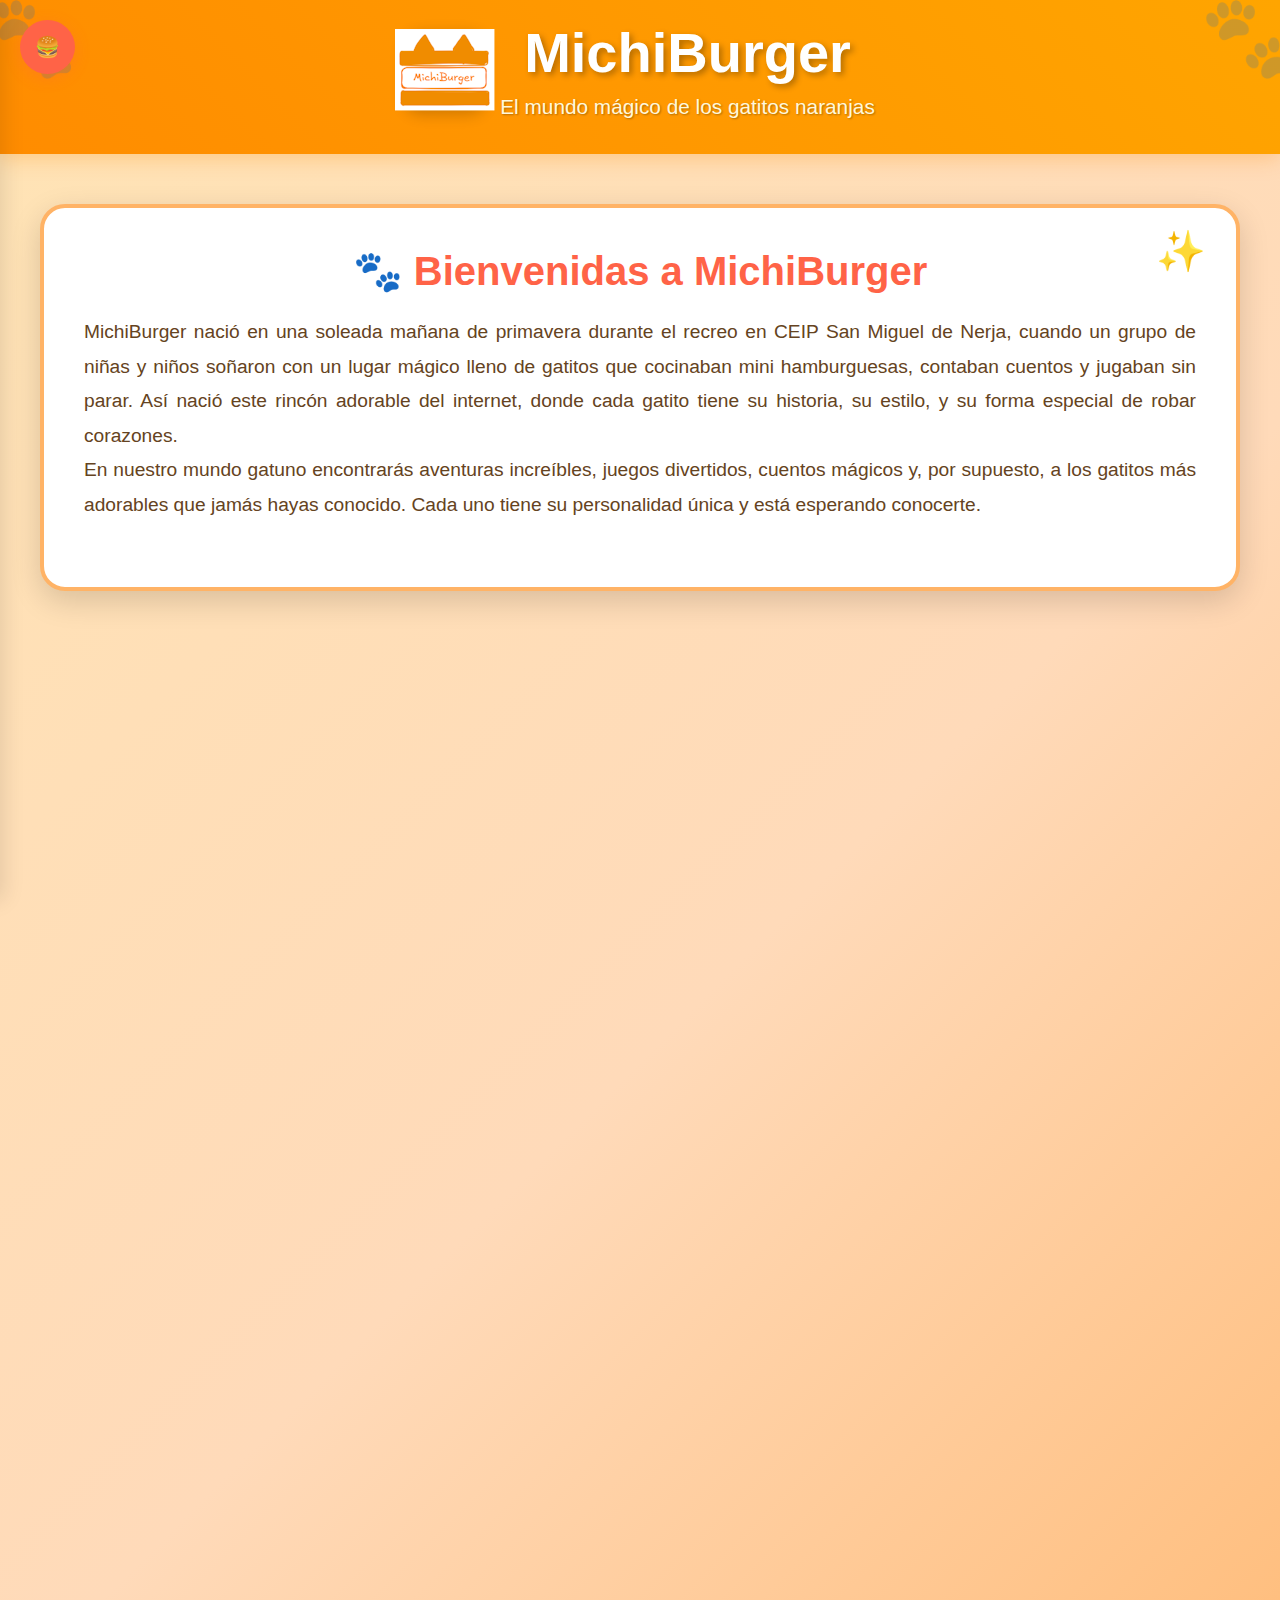
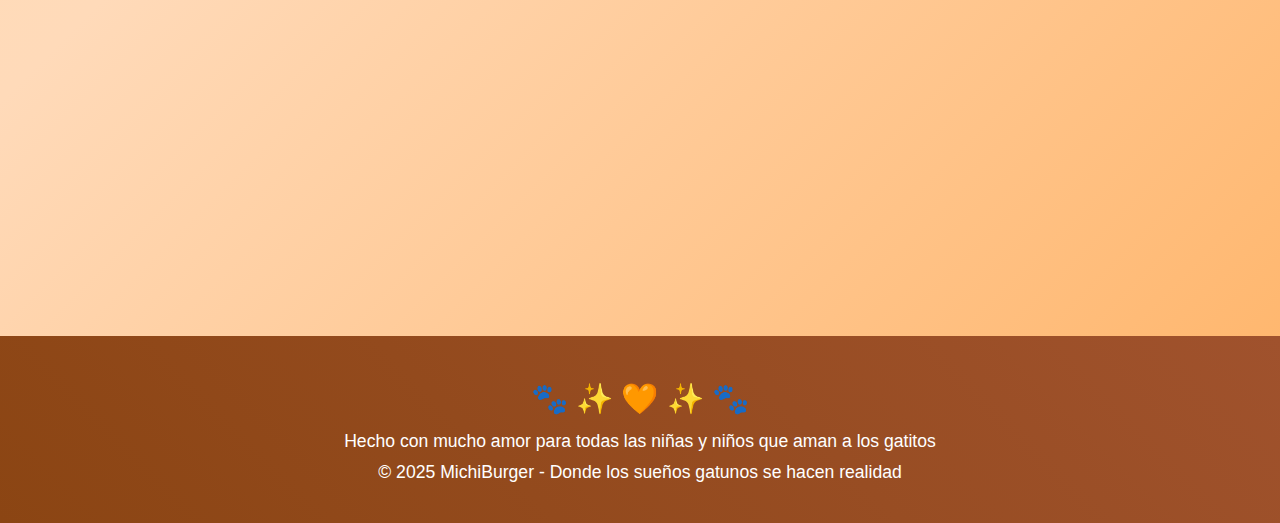
<file: index.html>
﻿<!DOCTYPE html>
<html lang="es">
<head>
    <meta charset="UTF-8">
    <meta name="viewport" content="width=device-width, initial-scale=1.0">
    <title>MichiBurger 🐱🍔 - El mundo mágico de los gatitos naranjas</title>
    <style>
        * {
            margin: 0;
            padding: 0;
            box-sizing: border-box;
        }

        body {
            font-family: 'Comic Sans MS', cursive, sans-serif;
            background: linear-gradient(135deg, #FFE4B5, #FFDAB9, #FFB366);
            min-height: 100vh;
            color: #8B4513;
            overflow-x: hidden;
        }

        /* Header */
        .header {
            background: linear-gradient(45deg, #FF8C00, #FFA500);
            padding: 20px 0;
            text-align: center;
            box-shadow: 0 4px 20px rgba(255, 140, 0, 0.3);
            position: relative;
            overflow: hidden;
        }

        .header::before {
            content: "🐾";
            position: absolute;
            font-size: 80px;
            left: -20px;
            top: -10px;
            opacity: 0.2;
            animation: float 3s ease-in-out infinite;
        }

        .header::after {
            content: "🐾";
            position: absolute;
            font-size: 80px;
            right: -20px;
            top: -10px;
            opacity: 0.2;
            animation: float 3s ease-in-out infinite reverse;
        }

        .logo {
            display: inline-flex;
            align-items: center;
            gap: 15px;
            margin-bottom: 15px;
        }

        .logo-icon {
            width: 80px;
            height: 80px;
            background: white;
            border-radius: 15px;
            display: flex;
            align-items: center;
            justify-content: center;
            font-size: 40px;
            box-shadow: 0 4px 15px rgba(0,0,0,0.2);
        }

        .header h1 {
            color: white;
            font-size: 3.5em;
            text-shadow: 3px 3px 6px rgba(0,0,0,0.3);
            margin: 0;
        }

        .header p {
            color: #FFF8DC;
            font-size: 1.3em;
            margin-top: 10px;
            text-shadow: 1px 1px 2px rgba(0,0,0,0.3);
        }

        /* Navigation Sidebar */
        .sidebar {
            position: fixed;
            left: 0;
            top: 0;
            width: 280px;
            height: 100vh;
            background: linear-gradient(180deg, #FF8C00, #FFA500, #FFB366);
            padding-top: 120px;
            box-shadow: 4px 0 20px rgba(0,0,0,0.1);
            z-index: 100;
            transform: translateX(-100%);
            transition: transform 0.3s ease;
        }

        .sidebar.open {
            transform: translateX(0);
        }

        .menu-toggle {
            position: fixed;
            left: 20px;
            top: 20px;
            background: #FF6347;
            color: white;
            border: none;
            padding: 15px;
            border-radius: 50%;
            cursor: pointer;
            font-size: 20px;
            z-index: 200;
            box-shadow: 0 4px 15px rgba(255, 99, 71, 0.3);
            transition: all 0.3s ease;
        }

        .menu-toggle:hover {
            background: #FF4500;
            transform: scale(1.1);
        }

        .nav-item {
            display: flex;
            align-items: center;
            gap: 15px;
            padding: 15px 25px;
            color: white;
            text-decoration: none;
            transition: all 0.3s ease;
            border-left: 4px solid transparent;
            font-size: 1.1em;
        }

        .nav-item:hover {
            background: rgba(255,255,255,0.2);
            border-left-color: white;
            transform: translateX(10px);
        }

        .nav-icon {
            width: 30px;
            height: 30px;
            background: rgba(255,255,255,0.2);
            border-radius: 8px;
            display: flex;
            align-items: center;
            justify-content: center;
            font-size: 16px;
        }

        /* Main Content */
        .main-content {
            margin-left: 0;
            padding: 20px;
            transition: margin-left 0.3s ease;
        }

        .container {
            max-width: 1200px;
            margin: 0 auto;
        }

        /* Welcome Section */
        .welcome-section {
            background: white;
            border-radius: 25px;
            padding: 40px;
            margin: 30px 0;
            box-shadow: 0 10px 30px rgba(0,0,0,0.15);
            border: 4px solid #FFB366;
            text-align: center;
            position: relative;
            overflow: hidden;
        }

        .welcome-section::before {
            content: "✨";
            position: absolute;
            font-size: 40px;
            top: 20px;
            right: 30px;
            animation: sparkle 2s infinite;
        }

        .welcome-section h2 {
            color: #FF6347;
            font-size: 2.5em;
            margin-bottom: 20px;
        }

        .welcome-text {
            font-size: 1.2em;
            line-height: 1.8;
            color: #654321;
            text-align: justify;
            margin-bottom: 25px;
        }

        /* Characters Grid */
        .characters-section {
            margin: 40px 0;
        }

        .characters-section h2 {
            text-align: center;
            color: #FF6347;
            font-size: 2.5em;
            margin-bottom: 30px;
            text-shadow: 2px 2px 4px rgba(0,0,0,0.1);
        }

        .characters-grid {
            display: grid;
            grid-template-columns: repeat(auto-fit, minmax(280px, 1fr));
            gap: 25px;
            margin-top: 30px;
        }

        .character-card {
            background: white;
            border-radius: 20px;
            padding: 25px;
            text-align: center;
            box-shadow: 0 8px 25px rgba(0,0,0,0.1);
            border: 3px solid #FFB366;
            transition: all 0.3s ease;
            cursor: pointer;
            position: relative;
            overflow: hidden;
        }

        .character-card:hover {
            transform: translateY(-10px);
            box-shadow: 0 15px 40px rgba(0,0,0,0.2);
            border-color: #FF6347;
        }

        .character-card::before {
            content: "";
            position: absolute;
            top: -50%;
            left: -50%;
            width: 200%;
            height: 200%;
            background: linear-gradient(45deg, transparent, rgba(255,255,255,0.1), transparent);
            transform: rotate(45deg);
            transition: all 0.6s ease;
            opacity: 0;
        }

        .character-card:hover::before {
            animation: shine 0.6s ease;
        }

        .character-avatar {
            width: 120px;
            height: 120px;
            background: linear-gradient(45deg, #FF8C00, #FFA500);
            border-radius: 50%;
            margin: 0 auto 20px;
            display: flex;
            align-items: center;
            justify-content: center;
            font-size: 50px;
            box-shadow: 0 6px 20px rgba(255, 140, 0, 0.3);
            transition: all 0.3s ease;
        }

        .character-card:hover .character-avatar {
            transform: scale(1.1) rotate(10deg);
        }

        .character-name {
            font-size: 1.8em;
            color: #FF6347;
            margin-bottom: 10px;
            font-weight: bold;
        }

        .character-birthday {
            color: #FF69B4;
            font-weight: bold;
            margin-bottom: 10px;
        }

        .character-description {
            color: #654321;
            font-size: 0.95em;
            line-height: 1.4;
            margin-bottom: 15px;
        }

        .character-likes {
            background: #FFF8DC;
            padding: 10px;
            border-radius: 10px;
            font-size: 0.9em;
            color: #8B4513;
            margin-bottom: 15px;
        }

        .visit-btn {
            background: linear-gradient(45deg, #FF7675, #E84393);
            color: white;
            border: none;
            padding: 12px 25px;
            border-radius: 25px;
            cursor: pointer;
            font-size: 14px;
            font-family: inherit;
            transition: all 0.3s ease;
            box-shadow: 0 4px 15px rgba(255, 118, 117, 0.3);
        }

        .visit-btn:hover {
            transform: translateY(-2px);
            box-shadow: 0 8px 25px rgba(255, 118, 117, 0.4);
        }

        /* Activities Section */
        .activities-section {
            background: linear-gradient(135deg, #FFEAA7, #FDCB6E);
            border-radius: 25px;
            padding: 40px;
            margin: 40px 0;
            text-align: center;
        }

        .activities-section h2 {
            color: #D63031;
            font-size: 2.5em;
            margin-bottom: 30px;
        }

        .activities-grid {
            display: grid;
            grid-template-columns: repeat(auto-fit, minmax(200px, 1fr));
            gap: 20px;
            margin-top: 30px;
        }

        .activity-item {
            background: white;
            padding: 20px;
            border-radius: 15px;
            box-shadow: 0 4px 15px rgba(0,0,0,0.1);
            transition: all 0.3s ease;
            cursor: pointer;
        }

        .activity-item:hover {
            transform: translateY(-5px);
            box-shadow: 0 8px 25px rgba(0,0,0,0.15);
        }

        .activity-icon {
            font-size: 40px;
            margin-bottom: 15px;
        }

        .activity-title {
            font-size: 1.2em;
            color: #FF6347;
            font-weight: bold;
            margin-bottom: 10px;
        }

        .activity-description {
            color: #654321;
            font-size: 0.9em;
        }

        /* Footer */
        .footer {
            background: linear-gradient(45deg, #8B4513, #A0522D);
            color: white;
            text-align: center;
            padding: 30px;
            margin-top: 50px;
        }

        .footer p {
            font-size: 1.1em;
            margin-bottom: 10px;
        }

        .footer-icons {
            font-size: 30px;
            margin: 15px 0;
        }

        /* Animations */
        @keyframes float {
            0%, 100% { transform: translateY(0px); }
            50% { transform: translateY(-20px); }
        }

        @keyframes sparkle {
            0%, 100% { opacity: 0; transform: scale(0.5) rotate(0deg); }
            50% { opacity: 1; transform: scale(1) rotate(180deg); }
        }

        @keyframes shine {
            0% { transform: translateX(-100%) translateY(-100%) rotate(45deg); opacity: 0; }
            50% { opacity: 1; }
            100% { transform: translateX(100%) translateY(100%) rotate(45deg); opacity: 0; }
        }

        /* Responsive Design */
        @media (max-width: 768px) {
            .header h1 {
                font-size: 2.5em;
            }
            
            .logo-icon {
                width: 60px;
                height: 60px;
                font-size: 30px;
            }
            
            .sidebar {
                width: 100%;
            }
            
            .characters-grid {
                grid-template-columns: 1fr;
            }
            
            .main-content {
                padding: 10px;
            }
            
            .welcome-section, .activities-section {
                padding: 25px;
            }
        }

        /* Overlay */
        .overlay {
            position: fixed;
            top: 0;
            left: 0;
            right: 0;
            bottom: 0;
            background: rgba(0,0,0,0.5);
            z-index: 50;
            opacity: 0;
            visibility: hidden;
            transition: all 0.3s ease;
        }

        .overlay.active {
            opacity: 1;
            visibility: visible;
        }
    </style>
</head>
<body>
    <!-- Menu Toggle Button -->
    <button class="menu-toggle" onclick="toggleMenu()">🍔</button>

    <!-- Sidebar Navigation -->
    <nav class="sidebar" id="sidebar">
        <a href="#" class="nav-item">
            <div class="nav-icon">🏠</div>
            <span>Inicio</span>
        </a>
        <a href="#" class="nav-item">
            <div class="nav-icon">🐱</div>
            <span>Personajes</span>
        </a>
        <a href="#" class="nav-item">
            <div class="nav-icon">🛒</div>
            <span>Tienda</span>
        </a>
        <a href="#" class="nav-item">
            <div class="nav-icon">📖</div>
            <span>Blog de Canela</span>
        </a>
        <a href="#" class="nav-item">
            <div class="nav-icon">🎮</div>
            <span>Juegos</span>
        </a>
        <a href="https://zero4michilearn.onrender.com/" class="nav-item">
            <div class="nav-icon">👩‍🎓</div>
            <span>Aprende</span>
        </a>
        <a href="#" class="nav-item">
            <div class="nav-icon">🖼️</div>
            <span>Galería</span>
        </a>
        <a href="#" class="nav-item">
            <div class="nav-icon">💌</div>
            <span>Contacto</span>
        </a>
        <a href="#" class="nav-item">
            <div class="nav-icon">🧺</div>
            <span>Adopciones</span>
        </a>
        <a href="#" class="nav-item">
            <div class="nav-icon">⚙️</div>
            <span>Configuración</span>
        </a>
    </nav>

    <!-- Overlay -->
    <div class="overlay" id="overlay" onclick="closeMenu()"></div>

    <!-- Header -->
    <header class="header">
        <div class="logo">
            <div class="logo-icon">
               <img src="michi100x82.png" alt="Logo MichiBurger">
            </div>
            <div>
                <h1>MichiBurger</h1>
                <p>El mundo mágico de los gatitos naranjas</p>
            </div>
        </div>
    </header>

    <!-- Main Content -->
    <main class="main-content">
        <div class="container">
            <!-- Welcome Section -->
            <section class="welcome-section">
                <h2>🐾 Bienvenidas a MichiBurger</h2>
                <div class="welcome-text">
                    <p>MichiBurger nació en una soleada mañana de primavera durante el recreo en CEIP San Miguel de Nerja, cuando un grupo de niñas y niños soñaron con un lugar mágico lleno de gatitos que cocinaban mini hamburguesas, contaban cuentos y jugaban sin parar. Así nació este rincón adorable del internet, donde cada gatito tiene su historia, su estilo, y su forma especial de robar corazones.</p>
                    
                    <p>En nuestro mundo gatuno encontrarás aventuras increíbles, juegos divertidos, cuentos mágicos y, por supuesto, a los gatitos más adorables que jamás hayas conocido. Cada uno tiene su personalidad única y está esperando conocerte.</p>
                </div>
            </section>

            <!-- Characters Section -->
            <section class="characters-section">
                <h2>🧡 Conoce a nuestros adorables personajes</h2>
                
                <div class="characters-grid">
                    <!-- Chispa -->
                    <div class="character-card" onclick="visitCharacter('chispa')">
                        <div class="character-avatar">🐱</div>
                        <div class="character-name">Chispa ✨</div>
                        <div class="character-birthday">🎂 14 de febrero</div>
                        <div class="character-description">
                            Curioso, inquieto y siempre tiene una idea nueva. Gato naranja claro con una orejita manchada de blanco y ojos ámbar brillantes.
                        </div>
                        <div class="character-likes">
                            💖 Le encanta: Jugar videojuegos retro y esconderse en cajas de cartón
                        </div>
                        <button class="visit-btn">Visitar a Chispa</button>
                    </div>

                    <!-- Canela -->
                    <div class="character-card" onclick="visitCharacter('canela')">
                        <div class="character-avatar">😽</div>
                        <div class="character-name">Canela 🍯</div>
                        <div class="character-birthday">🎂 21 de septiembre</div>
                        <div class="character-description">
                            Dulce, organizada y muy maternal. Pelaje naranja oscuro con patitas blancas y un moñito rosa en la oreja.
                        </div>
                        <div class="character-likes">
                            💖 Le encanta: Hornear galletas de sardina y escribir cuentos mágicos
                        </div>
                        <button class="visit-btn">Visitar a Canela</button>
                    </div>

                    <!-- Tigreto -->
                    <div class="character-card" onclick="visitCharacter('tigreto')">
                        <div class="character-avatar">😼</div>
                        <div class="character-name">Tigreto 🦁</div>
                        <div class="character-birthday">🎂 2 de agosto</div>
                        <div class="character-description">
                            Valiente, protector y algo travieso. Rayas como tigre bebé, ojos verdes y siempre lleva una mini capa azul.
                        </div>
                        <div class="character-likes">
                            💖 Le encanta: El fútbol gatuno y cazar pompones que ruedan
                        </div>
                        <button class="visit-btn">Visitar a Tigreto</button>
                    </div>

                    <!-- Mecha -->
                    <div class="character-card" onclick="visitCharacter('mecha')">
                        <div class="character-avatar">😹</div>
                        <div class="character-name">Mecha 🔧</div>
                        <div class="character-birthday">🎂 9 de noviembre</div>
                        <div class="character-description">
                            Genio loco, creativo e inventor. Gato naranja con lentes grandes, pelito despeinado y una cola que se mueve como resorte.
                        </div>
                        <div class="character-likes">
                            💖 Le encanta: Construir robots y mezclar sabores raros en la cocina
                        </div>
                        <button class="visit-btn">Visitar a Mecha</button>
                    </div>
                </div>
            </section>

            <!-- Activities Section -->
            <section class="activities-section">
                <h2>🎀 ¿Qué puedes hacer en MichiBurger?</h2>
                
                <div class="activities-grid">
                    <div class="activity-item" onclick="goToActivity('tienda')">
                        <div class="activity-icon">🛒</div>
                        <div class="activity-title">Tienda Gatuna</div>
                        <div class="activity-description">Compra accesorios adorables para tus gatitos favoritos</div>
                    </div>
                    
                    <div class="activity-item" onclick="goToActivity('blog')">
                        <div class="activity-icon">📖</div>
                        <div class="activity-title">Cuentos de Canela</div>
                        <div class="activity-description">Lee las historias mágicas escritas por nuestra gatita escritora</div>
                    </div>
                    
                    <div class="activity-item" onclick="visita('juegos')">
                        <div class="activity-icon">🎮</div>
                        <div class="activity-title">Zona de Juegos</div>
                        <div class="activity-description">Juega con Chispa y Tigreto en aventuras increíbles</div>
                    </div>

                    <div class="activity-item" onclick="visita('juegosTablas')">
                        <div class="activity-icon">🎮</div>
                        <div class="activity-title">Zona de Juegos</div>
                        <div class="activity-description">Juega con Chispa y Tigreto en aventuras increíbles</div>
                    </div>

                    <div class="activity-item" onclick="visita('learn')">
                        <div class="activity-icon">👩‍🎓</div>
                        <div class="activity-title">Zona de Idiomas</div>
                        <div class="activity-description">Aprende Idiomas</div>
                    </div>
                    
                    <div class="activity-item" onclick="goToActivity('galeria')">
                        <div class="activity-icon">🖼️</div>
                        <div class="activity-title">Galería Michi</div>
                        <div class="activity-description">Mira las fotos más lindas de nuestros gatitos</div>
                    </div>
                    
                    <div class="activity-item" onclick="goToActivity('contacto')">
                        <div class="activity-icon">💌</div>
                        <div class="activity-title">Cartas Mágicas</div>
                        <div class="activity-description">Envía mensajes a tus gatitos favoritos</div>
                    </div>
                    
                    <div class="activity-item" onclick="goToActivity('adopcion')">
                        <div class="activity-icon">🧺</div>
                        <div class="activity-title">Adopción Virtual</div>
                        <div class="activity-description">¡Muy pronto podrás adoptar tu propio gatito virtual!</div>
                    </div>
                </div>
            </section>
        </div>
    </main>

    <!-- Footer -->
    <footer class="footer">
        <div class="footer-icons">🐾 ✨ 🧡 ✨ 🐾</div>
        <p>Hecho con mucho amor para todas las niñas y niños que aman a los gatitos</p>
        <p>© 2025 MichiBurger - Donde los sueños gatunos se hacen realidad</p>
    </footer>

    <script>
        // Menu functionality
        function toggleMenu() {
            const sidebar = document.getElementById('sidebar');
            const overlay = document.getElementById('overlay');
            
            sidebar.classList.toggle('open');
            overlay.classList.toggle('active');
        }

        function closeMenu() {
            const sidebar = document.getElementById('sidebar');
            const overlay = document.getElementById('overlay');
            
            sidebar.classList.remove('open');
            overlay.classList.remove('active');
        }

        // Character navigation
        function visitCharacter_old(character) {
            alert(`¡Visitando la página de ${character.charAt(0).toUpperCase() + character.slice(1)}! 🐱✨`);
            // En una aplicación real, esto navegaría a la página del personaje
        }

function visitCharacter(character) {
    if (character.toLowerCase() === "chispa") {
        window.location.href = "chispa_page.html";
    } else {
        alert(`¡Visitando la página de ${character.charAt(0).toUpperCase() + character.slice(1)}! 🐱✨`);
        //window.location.href = `${character.toLowerCase()}.html`; // Redirige a la página del personaje ingresado
    }
}

function visita(character) {
    if (character.toLowerCase() === "juegos") {
        window.location.href = "./juegos/001/index.html";
    } else if (character.toLowerCase() === "juegosTablas") {
        window.location.href = "./juegos/002/index.html"; // Cambia la ruta según tu estructura de directorios
    } else if (character.toLowerCase() === "learn") {
        window.location.href = "https://zero4michilearn.onrender.com/"; // Cambia la ruta según tu estructura de directorios    
    } else {
        alert(`¡Visitando la página de ${character.charAt(0).toUpperCase() + character.slice(1)}! 🐱✨`);
        //window.location.href = `${character.toLowerCase()}.html`; // Redirige a la página del personaje ingresado
    }
}



        // Activity navigation
        function goToActivity(activity) {
            const activities = {
                'tienda': '🛒 ¡Bienvenida a la tienda gatuna! Aquí encontrarás los mejores accesorios.',
                'blog': '📖 Los cuentos mágicos de Canela te están esperando.',
                'juegos': '🎮 ¡Hora de jugar! Chispa y Tigreto tienen juegos increíbles.',
                'galeria': '🖼️ Las fotos más adorables de nuestros gatitos naranjas.',
                'contacto': '💌 Escribe una carta mágica a tus gatitos favoritos.',
                'adopcion': '🧺 ¡Muy pronto! La adopción virtual estará disponible.'
            };
            
            alert(activities[activity] || '¡Próximamente disponible!');
        }

        // Entrance animations
        window.addEventListener('load', () => {
            const sections = document.querySelectorAll('.welcome-section, .characters-section, .activities-section');
            sections.forEach((section, index) => {
                section.style.opacity = '0';
                section.style.transform = 'translateY(30px)';
                setTimeout(() => {
                    section.style.transition = 'all 0.8s ease';
                    section.style.opacity = '1';
                    section.style.transform = 'translateY(0)';
                }, index * 300 + 500);
            });

            // Character cards animation
            setTimeout(() => {
                const cards = document.querySelectorAll('.character-card');
                cards.forEach((card, index) => {
                    card.style.opacity = '0';
                    card.style.transform = 'translateY(20px)';
                    setTimeout(() => {
                        card.style.transition = 'all 0.6s ease';
                        card.style.opacity = '1';
                        card.style.transform = 'translateY(0)';
                    }, index * 150);
                });
            }, 1000);
        });

        // Fun random floating elements
        function createFloatingElement() {
            const elements = ['🐾', '✨', '🧡', '💖'];
            const element = document.createElement('div');
            element.innerHTML = elements[Math.floor(Math.random() * elements.length)];
            element.style.position = 'fixed';
            element.style.fontSize = '20px';
            element.style.left = Math.random() * window.innerWidth + 'px';
            element.style.top = window.innerHeight + 'px';
            element.style.pointerEvents = 'none';
            element.style.zIndex = '1';
            element.style.opacity = '0.7';
            
            document.body.appendChild(element);
            
            const animation = element.animate([
                { transform: 'translateY(0px)', opacity: 0.7 },
                { transform: 'translateY(-' + (window.innerHeight + 100) + 'px)', opacity: 0 }
            ], {
                duration: 8000,
                easing: 'linear'
            });
            
            animation.onfinish = () => element.remove();
        }

        // Create floating elements occasionally
        setInterval(createFloatingElement, 3000);
    </script>
</body>
</html>
</file>
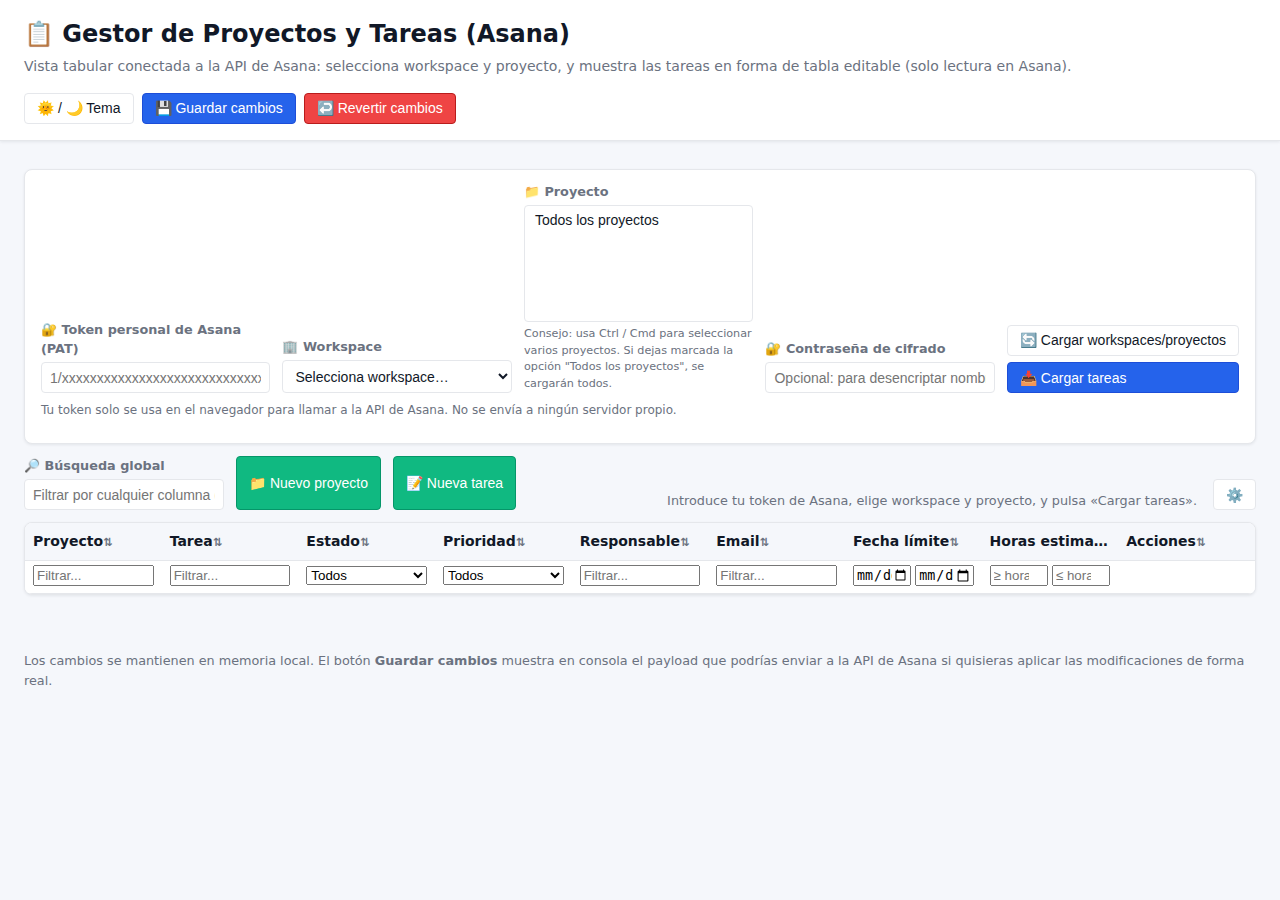
<file: as/index.html>
<!DOCTYPE html>
<html lang="es">
<head>
  <meta charset="UTF-8" />
  <title>Gestor de Proyectos y Tareas (Asana)</title>
  <meta name="viewport" content="width=device-width, initial-scale=1.0" />
  <link rel="stylesheet" href="assets/css/styles.css" />
</head>
<body class="theme-light">
  <header class="app-header">
    <div class="app-header__main">
      <h1>📋 Gestor de Proyectos y Tareas (Asana)</h1>
      <p class="app-header__subtitle">
        Vista tabular conectada a la API de Asana: selecciona workspace y proyecto, y muestra las tareas en forma de tabla editable (solo lectura en Asana).
      </p>
    </div>
    <div class="app-header__actions">
      <button id="themeToggleBtn" class="btn btn-secondary" type="button">
        🌞 / 🌙 Tema
      </button>

	  <button id="saveBtn" class="btn btn-primary" type="button">💾 Guardar cambios</button>

      <button id="revertBtn" class="btn btn-danger" type="button">
        ↩️ Revertir cambios
      </button>
    </div>
  </header>

  <main class="app-main">
    <section class="asana-config" aria-label="Configuración Asana">
      <div class="asana-config__row">
        <label class="field">
          <span class="field__label">🔐 Token personal de Asana (PAT)</span>
          <input
            id="asanaToken"
            class="field__input"
            type="password"
            placeholder="1/xxxxxxxxxxxxxxxxxxxxxxxxxxxxxxxx"
          />
        </label>
        <label class="field">
          <span class="field__label">🏢 Workspace</span>
          <select id="asanaWorkspace" class="field__select">
            <option value="">Selecciona workspace…</option>
          </select>
        </label>
        <label class="field">
          <span class="field__label">📁 Proyecto</span>
          
			  <!-- Selector múltiple: puedes elegir varios proyectos o la opción "Todos" -->
			  <select id="asanaProject" class="field__select" multiple size="6">
				<option value="ALL">Todos los proyectos</option>
			  </select>
			  <small style="font-size:0.7rem;color:#6b7280;">
				Consejo: usa Ctrl / Cmd para seleccionar varios proyectos.  
				Si dejas marcada la opción "Todos los proyectos", se cargarán todos.
			  </small>

        </label>
		
       <label class="field">
         <span class="field__label">🔐 Contraseña de cifrado</span>
         <input
           id="cryptoPassword"
           class="field__input"
           type="password"
           placeholder="Opcional: para desencriptar nombres"
         />
       </label>

        <div class="asana-config__buttons">
          <button id="loadMetaBtn" class="btn btn-secondary" type="button">
            🔄 Cargar workspaces/proyectos
          </button>
          <button id="loadTasksBtn" class="btn btn-primary" type="button">
            📥 Cargar tareas
          </button>
        </div>
      </div>
      <p class="asana-config__hint">
        Tu token solo se usa en el navegador para llamar a la API de Asana. No se envía a ningún servidor propio.
      </p>
    </section>

    <section class="toolbar" aria-label="Barra de filtros y estado">
      <div class="toolbar__filters">
        <label class="field">
          <span class="field__label">🔎 Búsqueda global</span>
          <input
            id="globalFilter"
            class="field__input"
            type="text"
            placeholder="Filtrar por cualquier columna (proyecto, tarea, estado, responsable...)"
          />
        </label>
		
   <button id="newProjectBtn" class="btn btn-success" type="button">
     📁 Nuevo proyecto
   </button>
   <button id="newTaskBtn" class="btn btn-success" type="button">
     📝 Nueva tarea
   </button>

      </div>
	  


      <div class="toolbar__stats" aria-live="polite" id="statsBar">
        Introduce tu token y carga tareas desde Asana.
      </div>
	  
<div id="autoSaveSpinner" class="autosave-spinner hidden">
  <div class="spinner"></div>
  <span>Guardando…</span>
</div>
	  
	   <button id="configColumnsBtn" class="btn btn-secondary">
   ⚙️ 
 </button>
    </section>

    <section class="table-section">
      <div class="table-wrapper" id="tableWrapper">
        <!-- La tabla se genera dinámicamente via app.js -->
      </div>
      <div id="liveRegion" class="visually-hidden" aria-live="polite"></div>
    </section>
	
	
<!-- Modales de creación -->

    <!-- Modal nuevo proyecto -->
    <div id="newProjectModal" class="modal" aria-hidden="true">
      <div class="modal__backdrop"></div>
      <div class="modal__dialog" role="dialog" aria-modal="true" aria-labelledby="newProjectTitle">
        <header class="modal__header">
          <h2 id="newProjectTitle">📁 Nuevo proyecto</h2>
          <button type="button" class="modal__close" data-close-modal="newProjectModal">✕</button>
        </header>
        <div class="modal__body">
		  <label class="field">
			<span class="field__label">Nombre del proyecto</span>
			<input id="newProjectName" class="field__input" type="text" required />
		  </label>

		  <label class="field">
			<span class="field__label">Equipo</span>
			<select id="newProjectTeam" class="field__select">
			  <option value="">Cargando equipos...</option>
			</select>
		  </label>

		  <p class="modal__hint">
			El proyecto se creará en el <strong>workspace</strong> y <strong>equipo</strong> seleccionados.
		  </p>

		  <div id="newProjectStatus" class="modal__status"></div>
		</div>

        <footer class="modal__footer">
          <button type="button" class="btn btn-secondary" data-close-modal="newProjectModal">Cancelar</button>
          <button type="button" class="btn btn-primary" id="createProjectBtn">Crear proyecto</button>
        </footer>
      </div>
    </div>

    <!-- Modal nueva tarea -->
    <div id="newTaskModal" class="modal" aria-hidden="true">
      <div class="modal__backdrop"></div>
      <div class="modal__dialog" role="dialog" aria-modal="true" aria-labelledby="newTaskTitle">
        <header class="modal__header">
          <h2 id="newTaskTitle">📝 Nueva tarea</h2>
          <button type="button" class="modal__close" data-close-modal="newTaskModal">✕</button>
        </header>
        
		<div class="modal__body">
		  <label class="field">
			<span class="field__label">Proyecto</span>
			<select id="newTaskProject" class="field__select"></select>
		  </label>

		  <label class="field">
			<span class="field__label">Nombre de la tarea</span>
			<input id="newTaskName" class="field__input" type="text" required />
		  </label>

		  <label class="field">
			<span class="field__label">Descripción</span>
			<textarea id="newTaskDescription" class="field__input" rows="3"></textarea>
		  </label>

		  <label class="field">
			<span class="field__label">Fecha límite</span>
			<input id="newTaskDueDate" class="field__input" type="date" />
		  </label>

		  <label class="field">
			<span class="field__label">Responsable (texto)</span>
			<input id="newTaskOwner" class="field__input" type="text" />
		  </label>

		  <label class="field">
			<span class="field__label">Email responsable</span>
			<input id="newTaskEmail" class="field__input" type="email" />
		  </label>

		  <label class="field">
			<span class="field__label">Prioridad</span>
			<select id="newTaskPriority" class="field__select">
			  <option value="Baja">Baja</option>
			  <option value="Media" selected>Media</option>
			  <option value="Alta">Alta</option>
			  <option value="Crítica">Crítica</option>
			</select>
		  </label>

		  <label class="field">
			<span class="field__label">Horas estimadas</span>
			<input id="newTaskHours" class="field__input" type="number" min="0" step="0.5" />
		  </label>

		  <div id="newTaskStatus" class="modal__status"></div>
		</div>
		
		
        <footer class="modal__footer">
          <button type="button" class="btn btn-secondary" data-close-modal="newTaskModal">Cancelar</button>
          <button type="button" class="btn btn-primary" id="createTaskBtn">Crear tarea</button>
        </footer>
      </div>
    </div>

	<!-- Modal editar tarea completa -->
	<div id="editTaskDetailsModal" class="modal" aria-hidden="true">
	  <div class="modal__backdrop"></div>
	  <div class="modal__dialog" role="dialog" aria-modal="true" aria-labelledby="editTaskDetailsTitle">
		<header class="modal__header">
		  <h2 id="editTaskDetailsTitle">✏️ Editar tarea</h2>
		  <button type="button" class="modal__close" data-close-modal="editTaskDetailsModal">✕</button>
		</header>
		<div class="modal__body">
		  <p class="modal__hint">
			<strong>Proyecto:</strong> <span id="editTaskProjectLabel"></span>
		  </p>

		  <label class="field">
			<span class="field__label">Nombre de la tarea</span>
			<input id="editTaskNameInput" class="field__input" type="text" />
		  </label>

		  <label class="field">
			<span class="field__label">Descripción</span>
			<textarea id="editTaskDescriptionInput" class="field__input" rows="3"></textarea>
		  </label>

		  <label class="field">
			<span class="field__label">Estado</span>
			<select id="editTaskStatusInput" class="field__select">
			  <option value="Pendiente">Pendiente</option>
			  <option value="En progreso">En progreso</option>
			  <option value="Completada">Completada</option>
			  <option value="Bloqueada">Bloqueada</option>
			</select>
		  </label>

		  <label class="field">
			<span class="field__label">Prioridad</span>
			<select id="editTaskPriorityInput" class="field__select">
			  <option value="Baja">Baja</option>
			  <option value="Media">Media</option>
			  <option value="Alta">Alta</option>
			  <option value="Crítica">Crítica</option>
			</select>
		  </label>

		  <label class="field">
			<span class="field__label">Responsable (texto)</span>
			<input id="editTaskOwnerInput" class="field__input" type="text" />
		  </label>

		  <label class="field">
			<span class="field__label">Email responsable</span>
			<input id="editTaskEmailInput" class="field__input" type="email" />
		  </label>

		  <label class="field">
			<span class="field__label">Fecha límite</span>
			<input id="editTaskDueDateInput" class="field__input" type="date" />
		  </label>

		  <label class="field">
			<span class="field__label">Horas estimadas</span>
			<input id="editTaskHoursInput" class="field__input" type="number" min="0" step="0.5" />
		  </label>

		  <div id="editTaskDetailsStatus" class="modal__status"></div>
		</div>
		<footer class="modal__footer">
		  <button type="button" class="btn btn-secondary" data-close-modal="editTaskDetailsModal">Cancelar</button>
		  <button type="button" class="btn btn-primary" id="saveTaskDetailsBtn">Guardar cambios</button>
		</footer>
	  </div>
	</div>

    <!-- Modal nueva subtarea -->
    <div id="newSubtaskModal" class="modal" aria-hidden="true">
      <div class="modal__backdrop"></div>
      <div class="modal__dialog" role="dialog" aria-modal="true" aria-labelledby="newSubtaskTitle">
        <header class="modal__header">
          <h2 id="newSubtaskTitle">🧩 Nueva subtarea</h2>
          <button type="button" class="modal__close" data-close-modal="newSubtaskModal">✕</button>
        </header>
        <div class="modal__body">
          <p class="modal__hint"><strong>Tarea padre:</strong> <span id="parentTaskLabel"></span></p>
          <label class="field">
            <span class="field__label">Nombre de la subtarea</span>
            <input id="newSubtaskName" class="field__input" type="text" required />
          </label>
          <label class="field">
            <span class="field__label">Fecha límite</span>
            <input id="newSubtaskDueDate" class="field__input" type="date" />
          </label>
          <div id="newSubtaskStatus" class="modal__status"></div>
        </div>
        <footer class="modal__footer">
          <button type="button" class="btn btn-secondary" data-close-modal="newSubtaskModal">Cancelar</button>
          <button type="button" class="btn btn-primary" id="createSubtaskBtn">Crear subtarea</button>
        </footer>
      </div>
    </div>	


<!-- Modal editar descripción -->
<div id="editDescriptionModal" class="modal" aria-hidden="true">
  <div class="modal__backdrop"></div>
  <div class="modal__dialog" role="dialog" aria-modal="true" aria-labelledby="editDescriptionTitle">
    <header class="modal__header">
      <h2 id="editDescriptionTitle">📝 Descripción</h2>
      <button type="button" class="modal__close" data-close-modal="editDescriptionModal">✕</button>
    </header>
    <div class="modal__body">
      <p class="modal__hint">
        <strong>Tarea:</strong> <span id="editDescriptionTaskTitle"></span>
      </p>
      <textarea id="editDescriptionTextarea" class="field__input" rows="4"
        style="resize: vertical; min-height: 80px;"></textarea>
      <div id="editDescriptionStatus" class="modal__status"></div>
    </div>
    <footer class="modal__footer">
      <button type="button" class="btn btn-secondary" data-close-modal="editDescriptionModal">Cancelar</button>
      <button type="button" class="btn btn-primary" id="saveDescriptionBtn">Guardar descripción</button>
    </footer>
  </div>
</div>


	
	<!-- Modal Configurar Columnas -->
	<div id="columnConfigModal" class="modal" aria-hidden="true">
  <div class="modal__backdrop"></div>
  <div class="modal__dialog">
    <header class="modal__header">
      <h2>⚙️ Configurar columnas</h2>
      <button class="modal__close" data-close-modal="columnConfigModal">✕</button>
    </header>

    <div class="modal__body" id="columnConfigBody">
      <!-- aquí se generan dinámicamente los checkboxes -->
    </div>

    <footer class="modal__footer">
      <button class="btn btn-secondary" data-close-modal="columnConfigModal">Cerrar</button>
      <button id="saveColumnConfigBtn" class="btn btn-primary">Guardar</button>
    </footer>
  </div>
</div>
	
  </main>

  <footer class="app-footer">
    <p>
      Los cambios se mantienen en memoria local. El botón
      <strong>Guardar cambios</strong> muestra en consola el payload que podrías
      enviar a la API de Asana si quisieras aplicar las modificaciones de forma real.
    </p>
  </footer>

  <script type="module" src="assets/js/app.js"></script>
  
</body>
</html>
</file>
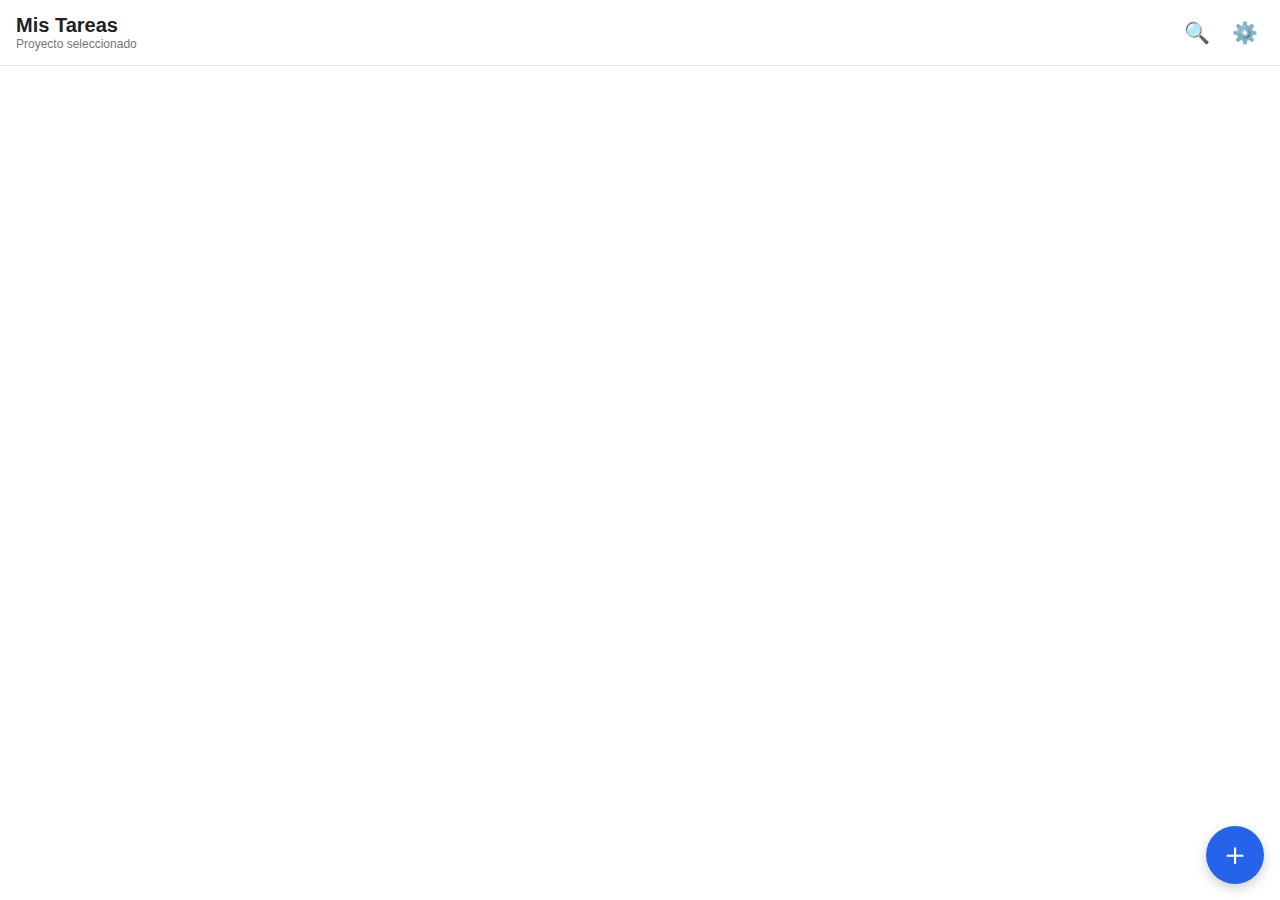
<file: as2/index.html>
<!DOCTYPE html>
<html lang="es">
<head>
  <meta charset="UTF-8" />
  <title>Asana Mobile</title>
  <meta name="viewport" content="width=device-width, initial-scale=1.0, maximum-scale=1.0">

  <!-- CSS móvil (se completará en siguiente iteración) -->
  <link rel="stylesheet" href="assets/css/styles.css" />
</head>
<body>

  <!-- ==========================
       HEADER MÓVIL ESTILO ASANA
       ========================== -->
  <header class="mobile-header">
    <div class="header-left">
      <h1 class="header-title">Mis Tareas</h1>
      <span class="header-subtitle" id="projectNameLabel">Proyecto seleccionado</span>
    </div>

    <div class="header-actions">
      <button id="openSearchBtn" class="icon-btn">🔍</button>
      <button id="openConfigBtn" class="icon-btn">⚙️</button>
    </div>
  </header>


  <!-- ==========================
       BARRA DE BÚSQUEDA
       ========================== -->
  <section id="searchBar" class="search-bar hidden">
    <input id="globalFilter" type="text" placeholder="Buscar..." />
  </section>


  <!-- ==========================
       PANEL DE CONFIGURACIÓN ASANA
       ========================== -->
  <section id="asanaConfigPanel" class="config-panel hidden">

    <h3>Configurar conexión Asana</h3>

    <label class="cfg-field">
      <span>Token Asana</span>
      <input type="password" id="asanaToken" placeholder="1/xxxxx">
    </label>

    <label class="cfg-field">
      <span>Workspace</span>
      <select id="asanaWorkspace"></select>
    </label>

    <label class="cfg-field">
      <span>Proyecto</span>
      <select id="asanaProject"></select>
    </label>

    <label class="cfg-field">
      <span>Contraseña cifrado (opcional)</span>
      <input type="password" id="cryptoPassword" placeholder="••••••••">
    </label>

    <button id="loadTasksBtn" class="btn-primary">Cargar tareas</button>
  </section>


  <!-- ==========================
       LISTA DE TAREAS (ESTILO ASANA)
       ========================== -->
  <main id="taskList" class="task-list">
    <!--
      Se rellenará dinámicamente desde app.js.
      Formato esperado:

      <div class="section-separator">Milestones</div>

      <div class="task-item" data-task-id="123">
        <div class="task-checkbox"></div>
        <div class="task-content">
          <div class="task-title">Campaign brief...</div>
          <div class="task-subtext">Due today · 2 comments</div>
        </div>
      </div>

      <div class="task-item subtask" data-task-id="456">...</div>
    -->
  </main>


  <!-- ==========================
       FAB (NUEVA TAREA / EDITAR)
       ========================== -->
  <button id="fabMain" class="fab">＋</button>


  <!-- ==========================
       MODAL DETALLES (FULLSCREEN)
       ========================== -->
  <div id="detailsModal" class="modal hidden">
    <div class="modal-content">

      <header class="modal-header">
        <button id="closeDetailsBtn" class="icon-btn">✕</button>
        <h3 id="detailTitle" class="modal-title"></h3>
      </header>

      <div class="modal-body">

        <!-- Tags -->
        <div id="detailTags" class="tags-area"></div>

        <!-- Descripción -->
        <section class="detail-section">
          <h4>Descripción</h4>
          
          <!-- Campo editable para la descripción -->
          <textarea
            id="detailDescription"
            class="detail-description-input"
            rows="4"
            placeholder="Añadir o editar la descripción..."
          ></textarea>
          <button id="saveDescriptionBtn" class="btn-primary" type="button">
            Guardar descripción
          </button>

        </section>

        <!-- Comentarios -->
        <section class="detail-section">
          <h4>Comentarios</h4>
          <div id="commentsList" class="comments-list"></div>

          <form id="commentForm" class="comment-form">
            <textarea id="commentInput" placeholder="Añadir comentario..."></textarea>
            <button class="btn-primary" type="submit">Enviar</button>
          </form>
        </section>

        <!-- Adjuntos -->
        <section class="detail-section">
          <h4>Adjuntos</h4>
          <div id="attachmentsList" class="attachments-list"></div>

          <label class="file-upload">
            Añadir archivo
            <input id="attachmentInput" type="file" accept="image/*,application/pdf">
          </label>
        </section>

      </div>
    </div>
  </div>


  <!-- Scripts -->

  <!-- Script principal como ES Module: app.js importará store.js y crypto-utils.js -->
  <script type="module" src="assets/js/app.js"></script>


  <!-- LOADER GLOBAL -->
  <div id="globalLoader" class="loader-overlay hidden">
    <div class="loader-spinner"></div>
    <div class="loader-text">Cargando...</div>
  </div>

</body>
</html>
</file>
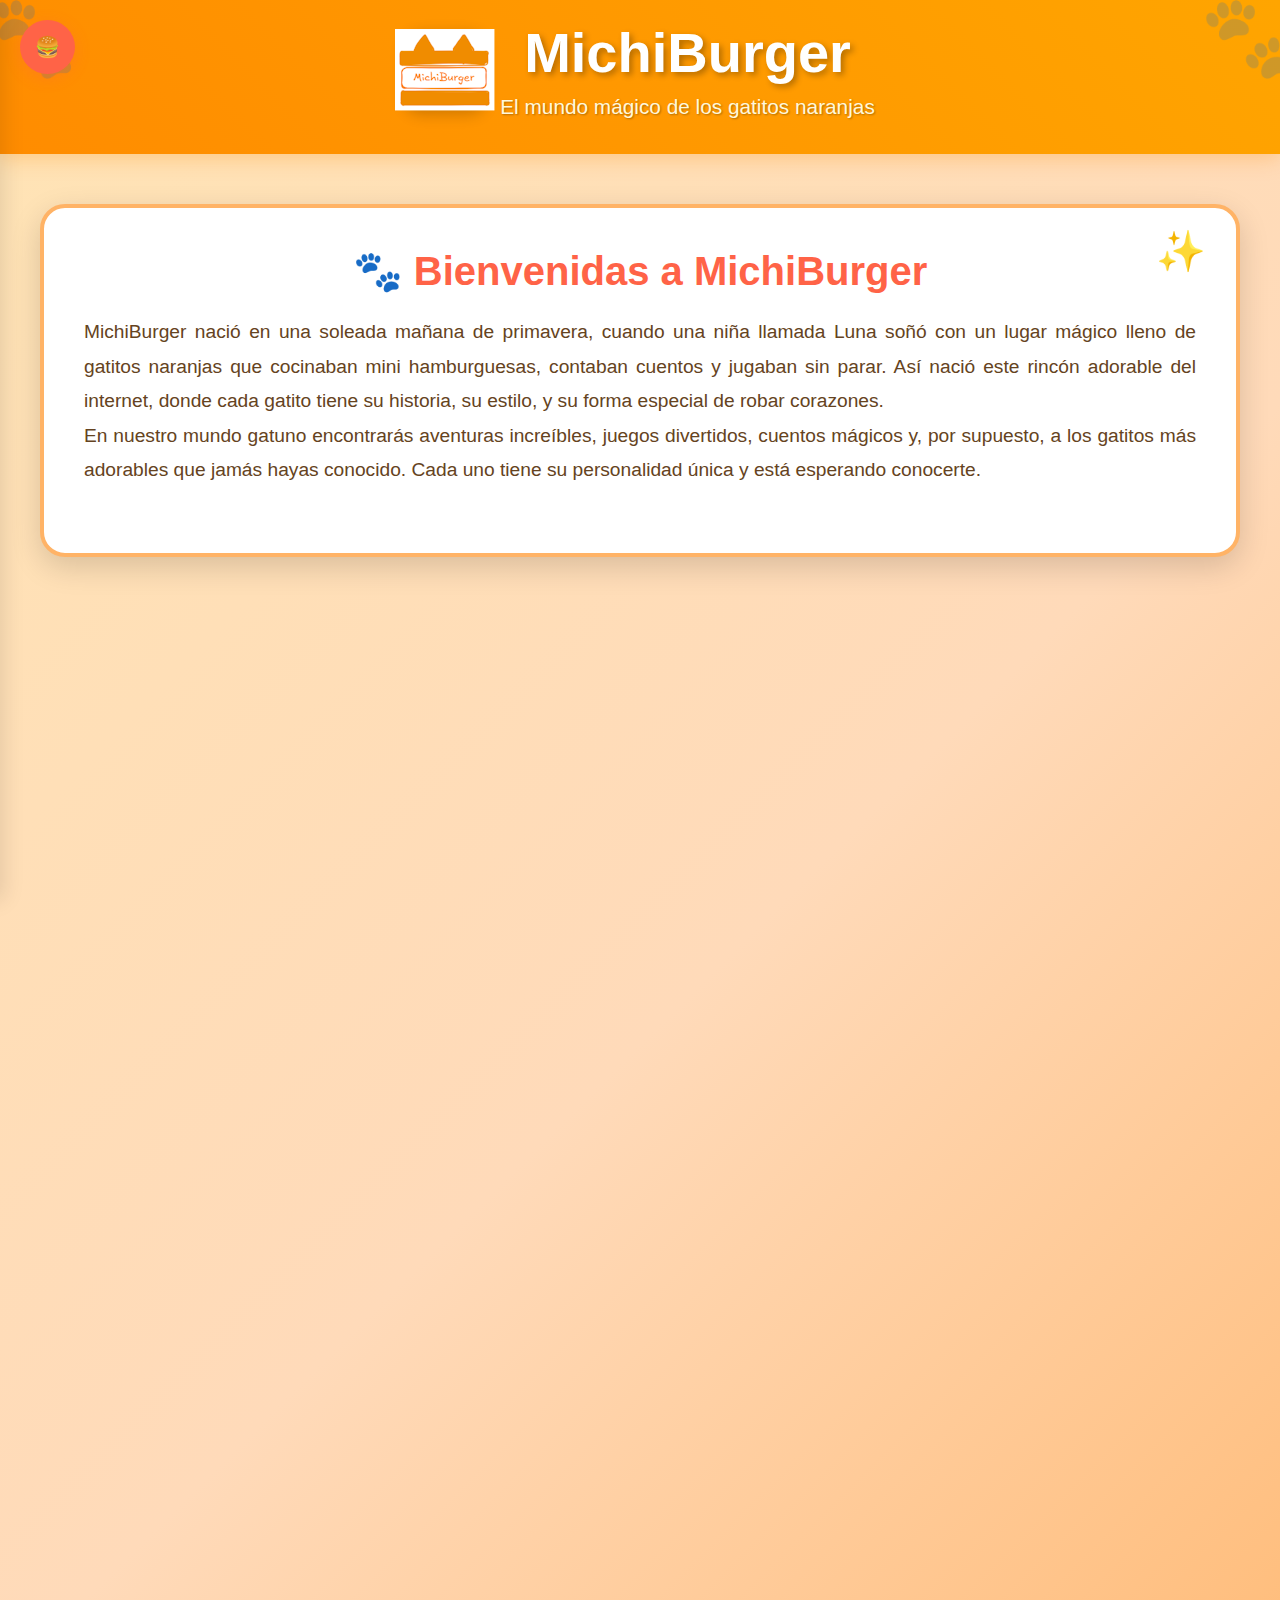
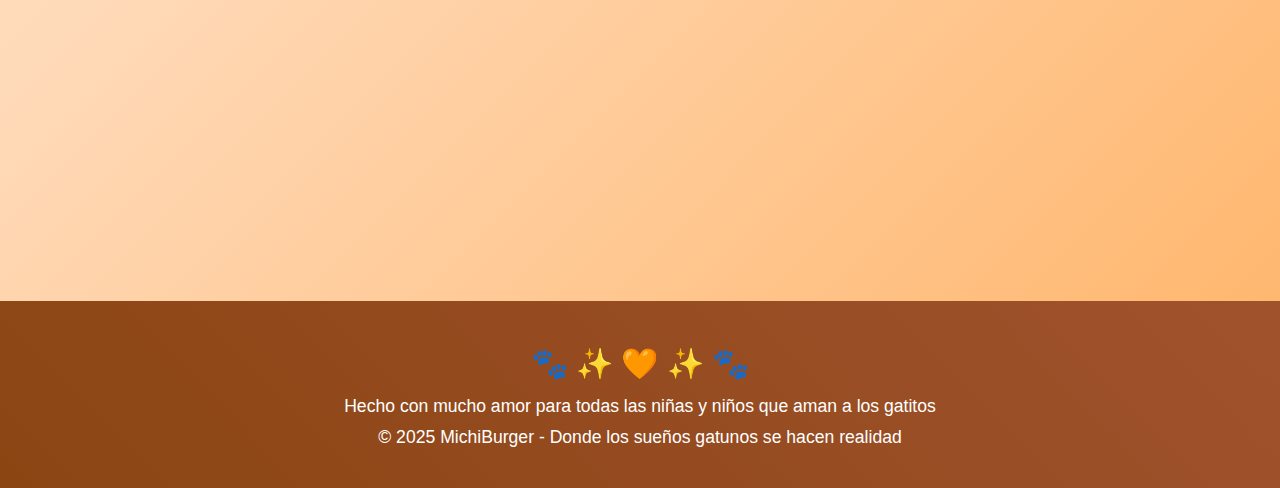
<file: www/index.html>
﻿<!DOCTYPE html>
<html lang="es">
<head>
    <meta charset="UTF-8">
    <meta name="viewport" content="width=device-width, initial-scale=1.0">
    <title>MichiBurger 🐱🍔 - El mundo mágico de los gatitos naranjas</title>
    <style>
        * {
            margin: 0;
            padding: 0;
            box-sizing: border-box;
        }

        body {
            font-family: 'Comic Sans MS', cursive, sans-serif;
            background: linear-gradient(135deg, #FFE4B5, #FFDAB9, #FFB366);
            min-height: 100vh;
            color: #8B4513;
            overflow-x: hidden;
        }

        /* Header */
        .header {
            background: linear-gradient(45deg, #FF8C00, #FFA500);
            padding: 20px 0;
            text-align: center;
            box-shadow: 0 4px 20px rgba(255, 140, 0, 0.3);
            position: relative;
            overflow: hidden;
        }

        .header::before {
            content: "🐾";
            position: absolute;
            font-size: 80px;
            left: -20px;
            top: -10px;
            opacity: 0.2;
            animation: float 3s ease-in-out infinite;
        }

        .header::after {
            content: "🐾";
            position: absolute;
            font-size: 80px;
            right: -20px;
            top: -10px;
            opacity: 0.2;
            animation: float 3s ease-in-out infinite reverse;
        }

        .logo {
            display: inline-flex;
            align-items: center;
            gap: 15px;
            margin-bottom: 15px;
        }

        .logo-icon {
            width: 80px;
            height: 80px;
            background: white;
            border-radius: 15px;
            display: flex;
            align-items: center;
            justify-content: center;
            font-size: 40px;
            box-shadow: 0 4px 15px rgba(0,0,0,0.2);
        }

        .header h1 {
            color: white;
            font-size: 3.5em;
            text-shadow: 3px 3px 6px rgba(0,0,0,0.3);
            margin: 0;
        }

        .header p {
            color: #FFF8DC;
            font-size: 1.3em;
            margin-top: 10px;
            text-shadow: 1px 1px 2px rgba(0,0,0,0.3);
        }

        /* Navigation Sidebar */
        .sidebar {
            position: fixed;
            left: 0;
            top: 0;
            width: 280px;
            height: 100vh;
            background: linear-gradient(180deg, #FF8C00, #FFA500, #FFB366);
            padding-top: 120px;
            box-shadow: 4px 0 20px rgba(0,0,0,0.1);
            z-index: 100;
            transform: translateX(-100%);
            transition: transform 0.3s ease;
        }

        .sidebar.open {
            transform: translateX(0);
        }

        .menu-toggle {
            position: fixed;
            left: 20px;
            top: 20px;
            background: #FF6347;
            color: white;
            border: none;
            padding: 15px;
            border-radius: 50%;
            cursor: pointer;
            font-size: 20px;
            z-index: 200;
            box-shadow: 0 4px 15px rgba(255, 99, 71, 0.3);
            transition: all 0.3s ease;
        }

        .menu-toggle:hover {
            background: #FF4500;
            transform: scale(1.1);
        }

        .nav-item {
            display: flex;
            align-items: center;
            gap: 15px;
            padding: 15px 25px;
            color: white;
            text-decoration: none;
            transition: all 0.3s ease;
            border-left: 4px solid transparent;
            font-size: 1.1em;
        }

        .nav-item:hover {
            background: rgba(255,255,255,0.2);
            border-left-color: white;
            transform: translateX(10px);
        }

        .nav-icon {
            width: 30px;
            height: 30px;
            background: rgba(255,255,255,0.2);
            border-radius: 8px;
            display: flex;
            align-items: center;
            justify-content: center;
            font-size: 16px;
        }

        /* Main Content */
        .main-content {
            margin-left: 0;
            padding: 20px;
            transition: margin-left 0.3s ease;
        }

        .container {
            max-width: 1200px;
            margin: 0 auto;
        }

        /* Welcome Section */
        .welcome-section {
            background: white;
            border-radius: 25px;
            padding: 40px;
            margin: 30px 0;
            box-shadow: 0 10px 30px rgba(0,0,0,0.15);
            border: 4px solid #FFB366;
            text-align: center;
            position: relative;
            overflow: hidden;
        }

        .welcome-section::before {
            content: "✨";
            position: absolute;
            font-size: 40px;
            top: 20px;
            right: 30px;
            animation: sparkle 2s infinite;
        }

        .welcome-section h2 {
            color: #FF6347;
            font-size: 2.5em;
            margin-bottom: 20px;
        }

        .welcome-text {
            font-size: 1.2em;
            line-height: 1.8;
            color: #654321;
            text-align: justify;
            margin-bottom: 25px;
        }

        /* Characters Grid */
        .characters-section {
            margin: 40px 0;
        }

        .characters-section h2 {
            text-align: center;
            color: #FF6347;
            font-size: 2.5em;
            margin-bottom: 30px;
            text-shadow: 2px 2px 4px rgba(0,0,0,0.1);
        }

        .characters-grid {
            display: grid;
            grid-template-columns: repeat(auto-fit, minmax(280px, 1fr));
            gap: 25px;
            margin-top: 30px;
        }

        .character-card {
            background: white;
            border-radius: 20px;
            padding: 25px;
            text-align: center;
            box-shadow: 0 8px 25px rgba(0,0,0,0.1);
            border: 3px solid #FFB366;
            transition: all 0.3s ease;
            cursor: pointer;
            position: relative;
            overflow: hidden;
        }

        .character-card:hover {
            transform: translateY(-10px);
            box-shadow: 0 15px 40px rgba(0,0,0,0.2);
            border-color: #FF6347;
        }

        .character-card::before {
            content: "";
            position: absolute;
            top: -50%;
            left: -50%;
            width: 200%;
            height: 200%;
            background: linear-gradient(45deg, transparent, rgba(255,255,255,0.1), transparent);
            transform: rotate(45deg);
            transition: all 0.6s ease;
            opacity: 0;
        }

        .character-card:hover::before {
            animation: shine 0.6s ease;
        }

        .character-avatar {
            width: 120px;
            height: 120px;
            background: linear-gradient(45deg, #FF8C00, #FFA500);
            border-radius: 50%;
            margin: 0 auto 20px;
            display: flex;
            align-items: center;
            justify-content: center;
            font-size: 50px;
            box-shadow: 0 6px 20px rgba(255, 140, 0, 0.3);
            transition: all 0.3s ease;
        }

        .character-card:hover .character-avatar {
            transform: scale(1.1) rotate(10deg);
        }

        .character-name {
            font-size: 1.8em;
            color: #FF6347;
            margin-bottom: 10px;
            font-weight: bold;
        }

        .character-birthday {
            color: #FF69B4;
            font-weight: bold;
            margin-bottom: 10px;
        }

        .character-description {
            color: #654321;
            font-size: 0.95em;
            line-height: 1.4;
            margin-bottom: 15px;
        }

        .character-likes {
            background: #FFF8DC;
            padding: 10px;
            border-radius: 10px;
            font-size: 0.9em;
            color: #8B4513;
            margin-bottom: 15px;
        }

        .visit-btn {
            background: linear-gradient(45deg, #FF7675, #E84393);
            color: white;
            border: none;
            padding: 12px 25px;
            border-radius: 25px;
            cursor: pointer;
            font-size: 14px;
            font-family: inherit;
            transition: all 0.3s ease;
            box-shadow: 0 4px 15px rgba(255, 118, 117, 0.3);
        }

        .visit-btn:hover {
            transform: translateY(-2px);
            box-shadow: 0 8px 25px rgba(255, 118, 117, 0.4);
        }

        /* Activities Section */
        .activities-section {
            background: linear-gradient(135deg, #FFEAA7, #FDCB6E);
            border-radius: 25px;
            padding: 40px;
            margin: 40px 0;
            text-align: center;
        }

        .activities-section h2 {
            color: #D63031;
            font-size: 2.5em;
            margin-bottom: 30px;
        }

        .activities-grid {
            display: grid;
            grid-template-columns: repeat(auto-fit, minmax(200px, 1fr));
            gap: 20px;
            margin-top: 30px;
        }

        .activity-item {
            background: white;
            padding: 20px;
            border-radius: 15px;
            box-shadow: 0 4px 15px rgba(0,0,0,0.1);
            transition: all 0.3s ease;
            cursor: pointer;
        }

        .activity-item:hover {
            transform: translateY(-5px);
            box-shadow: 0 8px 25px rgba(0,0,0,0.15);
        }

        .activity-icon {
            font-size: 40px;
            margin-bottom: 15px;
        }

        .activity-title {
            font-size: 1.2em;
            color: #FF6347;
            font-weight: bold;
            margin-bottom: 10px;
        }

        .activity-description {
            color: #654321;
            font-size: 0.9em;
        }

        /* Footer */
        .footer {
            background: linear-gradient(45deg, #8B4513, #A0522D);
            color: white;
            text-align: center;
            padding: 30px;
            margin-top: 50px;
        }

        .footer p {
            font-size: 1.1em;
            margin-bottom: 10px;
        }

        .footer-icons {
            font-size: 30px;
            margin: 15px 0;
        }

        /* Animations */
        @keyframes float {
            0%, 100% { transform: translateY(0px); }
            50% { transform: translateY(-20px); }
        }

        @keyframes sparkle {
            0%, 100% { opacity: 0; transform: scale(0.5) rotate(0deg); }
            50% { opacity: 1; transform: scale(1) rotate(180deg); }
        }

        @keyframes shine {
            0% { transform: translateX(-100%) translateY(-100%) rotate(45deg); opacity: 0; }
            50% { opacity: 1; }
            100% { transform: translateX(100%) translateY(100%) rotate(45deg); opacity: 0; }
        }

        /* Responsive Design */
        @media (max-width: 768px) {
            .header h1 {
                font-size: 2.5em;
            }
            
            .logo-icon {
                width: 60px;
                height: 60px;
                font-size: 30px;
            }
            
            .sidebar {
                width: 100%;
            }
            
            .characters-grid {
                grid-template-columns: 1fr;
            }
            
            .main-content {
                padding: 10px;
            }
            
            .welcome-section, .activities-section {
                padding: 25px;
            }
        }

        /* Overlay */
        .overlay {
            position: fixed;
            top: 0;
            left: 0;
            right: 0;
            bottom: 0;
            background: rgba(0,0,0,0.5);
            z-index: 50;
            opacity: 0;
            visibility: hidden;
            transition: all 0.3s ease;
        }

        .overlay.active {
            opacity: 1;
            visibility: visible;
        }
    </style>
</head>
<body>
    <!-- Menu Toggle Button -->
    <button class="menu-toggle" onclick="toggleMenu()">🍔</button>

    <!-- Sidebar Navigation -->
    <nav class="sidebar" id="sidebar">
        <a href="#" class="nav-item">
            <div class="nav-icon">🏠</div>
            <span>Inicio</span>
        </a>
        <a href="#" class="nav-item">
            <div class="nav-icon">🐱</div>
            <span>Personajes</span>
        </a>
        <a href="#" class="nav-item">
            <div class="nav-icon">🛒</div>
            <span>Tienda</span>
        </a>
        <a href="#" class="nav-item">
            <div class="nav-icon">📖</div>
            <span>Blog de Canela</span>
        </a>
        <a href="#" class="nav-item">
            <div class="nav-icon">🎮</div>
            <span>Juegos</span>
        </a>
        <a href="#" class="nav-item">
            <div class="nav-icon">🖼️</div>
            <span>Galería</span>
        </a>
        <a href="#" class="nav-item">
            <div class="nav-icon">💌</div>
            <span>Contacto</span>
        </a>
        <a href="#" class="nav-item">
            <div class="nav-icon">🧺</div>
            <span>Adopciones</span>
        </a>
        <a href="#" class="nav-item">
            <div class="nav-icon">⚙️</div>
            <span>Configuración</span>
        </a>
    </nav>

    <!-- Overlay -->
    <div class="overlay" id="overlay" onclick="closeMenu()"></div>

    <!-- Header -->
    <header class="header">
        <div class="logo">
            <div class="logo-icon">
               <img src="michi100x82.png" alt="Logo MichiBurger">
            </div>
            <div>
                <h1>MichiBurger</h1>
                <p>El mundo mágico de los gatitos naranjas</p>
            </div>
        </div>
    </header>

    <!-- Main Content -->
    <main class="main-content">
        <div class="container">
            <!-- Welcome Section -->
            <section class="welcome-section">
                <h2>🐾 Bienvenidas a MichiBurger</h2>
                <div class="welcome-text">
                    <p>MichiBurger nació en una soleada mañana de primavera, cuando una niña llamada Luna soñó con un lugar mágico lleno de gatitos naranjas que cocinaban mini hamburguesas, contaban cuentos y jugaban sin parar. Así nació este rincón adorable del internet, donde cada gatito tiene su historia, su estilo, y su forma especial de robar corazones.</p>
                    
                    <p>En nuestro mundo gatuno encontrarás aventuras increíbles, juegos divertidos, cuentos mágicos y, por supuesto, a los gatitos más adorables que jamás hayas conocido. Cada uno tiene su personalidad única y está esperando conocerte.</p>
                </div>
            </section>

            <!-- Characters Section -->
            <section class="characters-section">
                <h2>🧡 Conoce a nuestros adorables personajes</h2>
                
                <div class="characters-grid">
                    <!-- Chispa -->
                    <div class="character-card" onclick="visitCharacter('chispa')">
                        <div class="character-avatar">🐱</div>
                        <div class="character-name">Chispa ✨</div>
                        <div class="character-birthday">🎂 14 de febrero</div>
                        <div class="character-description">
                            Curioso, inquieto y siempre tiene una idea nueva. Gato naranja claro con una orejita manchada de blanco y ojos ámbar brillantes.
                        </div>
                        <div class="character-likes">
                            💖 Le encanta: Jugar videojuegos retro y esconderse en cajas de cartón
                        </div>
                        <button class="visit-btn">Visitar a Chispa</button>
                    </div>

                    <!-- Canela -->
                    <div class="character-card" onclick="visitCharacter('canela')">
                        <div class="character-avatar">😽</div>
                        <div class="character-name">Canela 🍯</div>
                        <div class="character-birthday">🎂 21 de septiembre</div>
                        <div class="character-description">
                            Dulce, organizada y muy maternal. Pelaje naranja oscuro con patitas blancas y un moñito rosa en la oreja.
                        </div>
                        <div class="character-likes">
                            💖 Le encanta: Hornear galletas de sardina y escribir cuentos mágicos
                        </div>
                        <button class="visit-btn">Visitar a Canela</button>
                    </div>

                    <!-- Tigreto -->
                    <div class="character-card" onclick="visitCharacter('tigreto')">
                        <div class="character-avatar">😼</div>
                        <div class="character-name">Tigreto 🦁</div>
                        <div class="character-birthday">🎂 2 de agosto</div>
                        <div class="character-description">
                            Valiente, protector y algo travieso. Rayas como tigre bebé, ojos verdes y siempre lleva una mini capa azul.
                        </div>
                        <div class="character-likes">
                            💖 Le encanta: El fútbol gatuno y cazar pompones que ruedan
                        </div>
                        <button class="visit-btn">Visitar a Tigreto</button>
                    </div>

                    <!-- Mecha -->
                    <div class="character-card" onclick="visitCharacter('mecha')">
                        <div class="character-avatar">😹</div>
                        <div class="character-name">Mecha 🔧</div>
                        <div class="character-birthday">🎂 9 de noviembre</div>
                        <div class="character-description">
                            Genio loco, creativo e inventor. Gato naranja con lentes grandes, pelito despeinado y una cola que se mueve como resorte.
                        </div>
                        <div class="character-likes">
                            💖 Le encanta: Construir robots y mezclar sabores raros en la cocina
                        </div>
                        <button class="visit-btn">Visitar a Mecha</button>
                    </div>
                </div>
            </section>

            <!-- Activities Section -->
            <section class="activities-section">
                <h2>🎀 ¿Qué puedes hacer en MichiBurger?</h2>
                
                <div class="activities-grid">
                    <div class="activity-item" onclick="goToActivity('tienda')">
                        <div class="activity-icon">🛒</div>
                        <div class="activity-title">Tienda Gatuna</div>
                        <div class="activity-description">Compra accesorios adorables para tus gatitos favoritos</div>
                    </div>
                    
                    <div class="activity-item" onclick="goToActivity('blog')">
                        <div class="activity-icon">📖</div>
                        <div class="activity-title">Cuentos de Canela</div>
                        <div class="activity-description">Lee las historias mágicas escritas por nuestra gatita escritora</div>
                    </div>
                    
                    <div class="activity-item" onclick="visita('juegos')">
                        <div class="activity-icon">🎮</div>
                        <div class="activity-title">Zona de Juegos</div>
                        <div class="activity-description">Juega con Chispa y Tigreto en aventuras increíbles</div>
                    </div>
                    
                    <div class="activity-item" onclick="goToActivity('galeria')">
                        <div class="activity-icon">🖼️</div>
                        <div class="activity-title">Galería Michi</div>
                        <div class="activity-description">Mira las fotos más lindas de nuestros gatitos</div>
                    </div>
                    
                    <div class="activity-item" onclick="goToActivity('contacto')">
                        <div class="activity-icon">💌</div>
                        <div class="activity-title">Cartas Mágicas</div>
                        <div class="activity-description">Envía mensajes a tus gatitos favoritos</div>
                    </div>
                    
                    <div class="activity-item" onclick="goToActivity('adopcion')">
                        <div class="activity-icon">🧺</div>
                        <div class="activity-title">Adopción Virtual</div>
                        <div class="activity-description">¡Muy pronto podrás adoptar tu propio gatito virtual!</div>
                    </div>
                </div>
            </section>
        </div>
    </main>

    <!-- Footer -->
    <footer class="footer">
        <div class="footer-icons">🐾 ✨ 🧡 ✨ 🐾</div>
        <p>Hecho con mucho amor para todas las niñas y niños que aman a los gatitos</p>
        <p>© 2025 MichiBurger - Donde los sueños gatunos se hacen realidad</p>
    </footer>

    <script>
        // Menu functionality
        function toggleMenu() {
            const sidebar = document.getElementById('sidebar');
            const overlay = document.getElementById('overlay');
            
            sidebar.classList.toggle('open');
            overlay.classList.toggle('active');
        }

        function closeMenu() {
            const sidebar = document.getElementById('sidebar');
            const overlay = document.getElementById('overlay');
            
            sidebar.classList.remove('open');
            overlay.classList.remove('active');
        }

        // Character navigation
        function visitCharacter_old(character) {
            alert(`¡Visitando la página de ${character.charAt(0).toUpperCase() + character.slice(1)}! 🐱✨`);
            // En una aplicación real, esto navegaría a la página del personaje
        }

function visitCharacter(character) {
    if (character.toLowerCase() === "chispa") {
        window.location.href = "chispa_page.html";
    } else {
        alert(`¡Visitando la página de ${character.charAt(0).toUpperCase() + character.slice(1)}! 🐱✨`);
        //window.location.href = `${character.toLowerCase()}.html`; // Redirige a la página del personaje ingresado
    }
}

function visita(character) {
    if (character.toLowerCase() === "juegos") {
        window.location.href = "./juegos/001/index.html";
    } else {
        alert(`¡Visitando la página de ${character.charAt(0).toUpperCase() + character.slice(1)}! 🐱✨`);
        //window.location.href = `${character.toLowerCase()}.html`; // Redirige a la página del personaje ingresado
    }
}



        // Activity navigation
        function goToActivity(activity) {
            const activities = {
                'tienda': '🛒 ¡Bienvenida a la tienda gatuna! Aquí encontrarás los mejores accesorios.',
                'blog': '📖 Los cuentos mágicos de Canela te están esperando.',
                'juegos': '🎮 ¡Hora de jugar! Chispa y Tigreto tienen juegos increíbles.',
                'galeria': '🖼️ Las fotos más adorables de nuestros gatitos naranjas.',
                'contacto': '💌 Escribe una carta mágica a tus gatitos favoritos.',
                'adopcion': '🧺 ¡Muy pronto! La adopción virtual estará disponible.'
            };
            
            alert(activities[activity] || '¡Próximamente disponible!');
        }

        // Entrance animations
        window.addEventListener('load', () => {
            const sections = document.querySelectorAll('.welcome-section, .characters-section, .activities-section');
            sections.forEach((section, index) => {
                section.style.opacity = '0';
                section.style.transform = 'translateY(30px)';
                setTimeout(() => {
                    section.style.transition = 'all 0.8s ease';
                    section.style.opacity = '1';
                    section.style.transform = 'translateY(0)';
                }, index * 300 + 500);
            });

            // Character cards animation
            setTimeout(() => {
                const cards = document.querySelectorAll('.character-card');
                cards.forEach((card, index) => {
                    card.style.opacity = '0';
                    card.style.transform = 'translateY(20px)';
                    setTimeout(() => {
                        card.style.transition = 'all 0.6s ease';
                        card.style.opacity = '1';
                        card.style.transform = 'translateY(0)';
                    }, index * 150);
                });
            }, 1000);
        });

        // Fun random floating elements
        function createFloatingElement() {
            const elements = ['🐾', '✨', '🧡', '💖'];
            const element = document.createElement('div');
            element.innerHTML = elements[Math.floor(Math.random() * elements.length)];
            element.style.position = 'fixed';
            element.style.fontSize = '20px';
            element.style.left = Math.random() * window.innerWidth + 'px';
            element.style.top = window.innerHeight + 'px';
            element.style.pointerEvents = 'none';
            element.style.zIndex = '1';
            element.style.opacity = '0.7';
            
            document.body.appendChild(element);
            
            const animation = element.animate([
                { transform: 'translateY(0px)', opacity: 0.7 },
                { transform: 'translateY(-' + (window.innerHeight + 100) + 'px)', opacity: 0 }
            ], {
                duration: 8000,
                easing: 'linear'
            });
            
            animation.onfinish = () => element.remove();
        }

        // Create floating elements occasionally
        setInterval(createFloatingElement, 3000);
    </script>
</body>
</html>
</file>
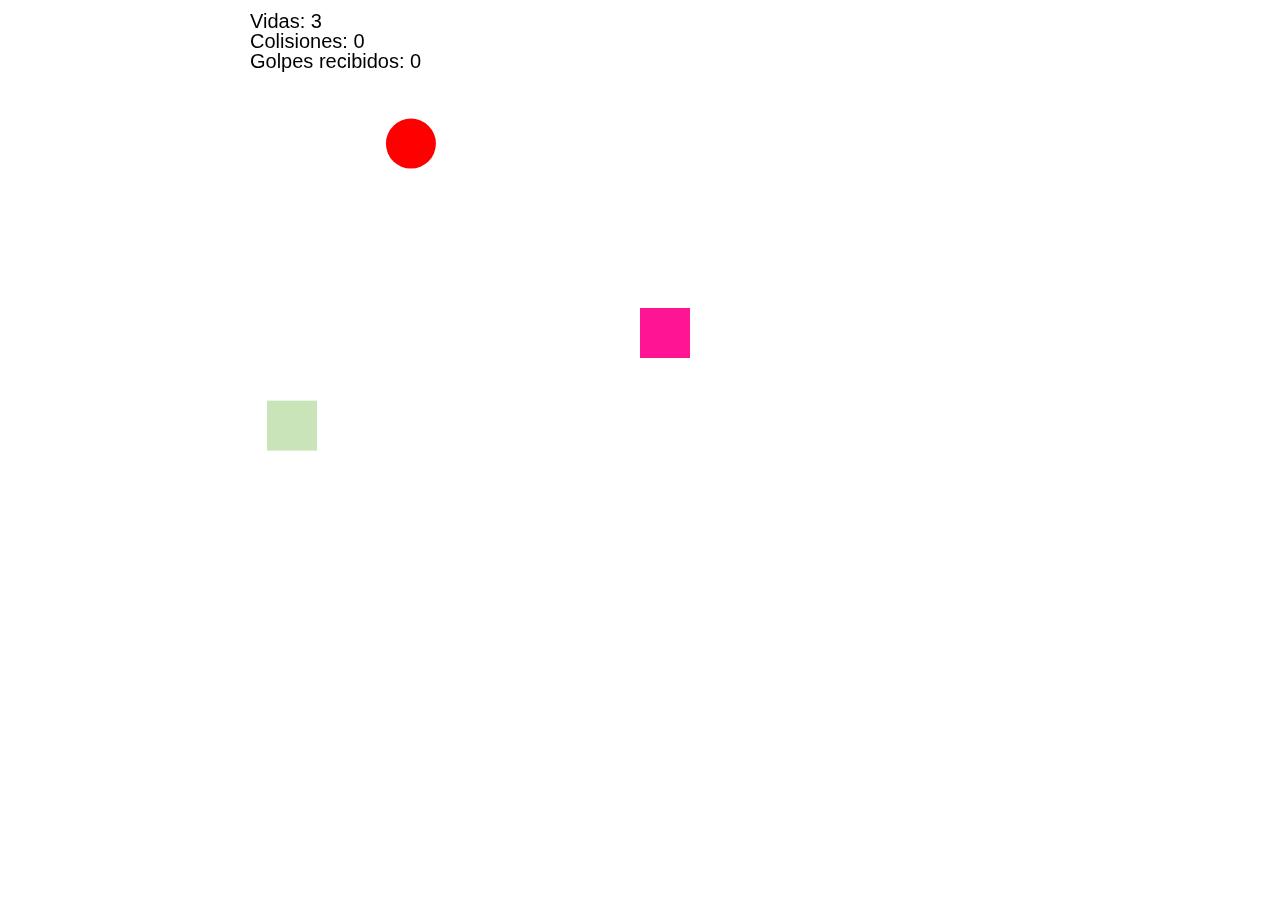
<file: juegos/001/index.html>
<!DOCTYPE html>
<html lang="es">
<head>
  <meta charset="UTF-8">
  <title>Enemigo que Persigue</title>
  <style>
    canvas { background: white; display: block; margin: auto; }
  </style>
</head>
<body>
  <canvas id="juego" width="800" height="600"></canvas>
  <script src="juego.js"></script>
</body>
</html>
</file>
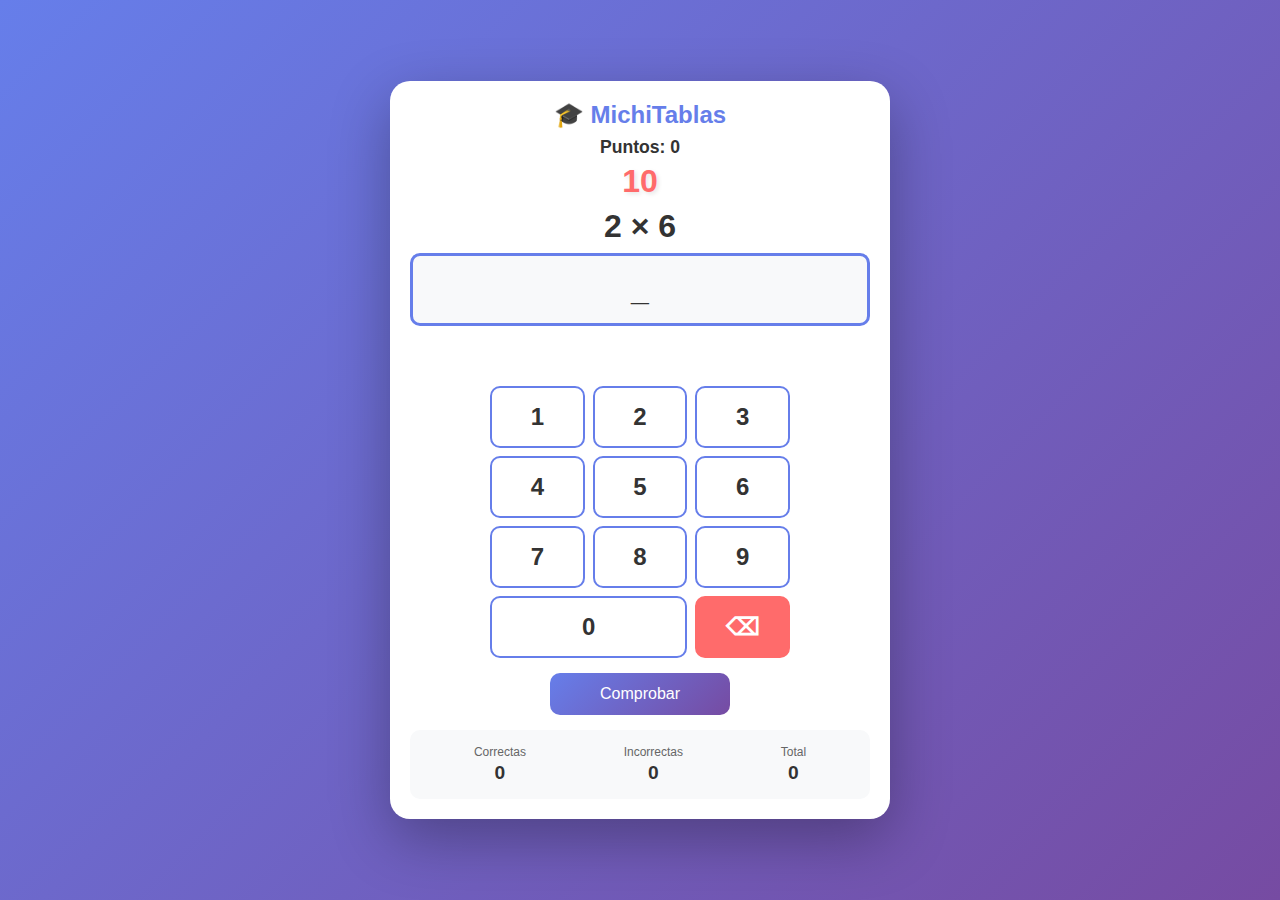
<file: juegos/002/index.html>
<!DOCTYPE html>
<html lang="es">
<head>
    <meta charset="UTF-8">
    <meta name="viewport" content="width=device-width, initial-scale=1.0">
    <title>MichiTablas</title>
    <style>
        * {
            margin: 0;
            padding: 0;
            box-sizing: border-box;
        }

        body {
            font-family: 'Segoe UI', Tahoma, Geneva, Verdana, sans-serif;
            background: linear-gradient(135deg, #667eea 0%, #764ba2 100%);
            min-height: 100vh;
            display: flex;
            justify-content: center;
            align-items: center;
            padding: 10px;
        }

        .container {
            background: white;
            border-radius: 20px;
            padding: 20px;
            box-shadow: 0 20px 60px rgba(0, 0, 0, 0.3);
            max-width: 500px;
            width: 100%;
            text-align: center;
        }

        h1 {
            color: #667eea;
            margin-bottom: 8px;
            font-size: 1.5em;
        }

        .score {
            font-size: 1.1em;
            color: #333;
            margin-bottom: 5px;
            font-weight: bold;
        }

        .timer {
            font-size: 2em;
            color: #ff6b6b;
            margin-bottom: 5px;
            font-weight: bold;
            text-shadow: 2px 2px 4px rgba(0, 0, 0, 0.1);
        }

        .timer.warning {
            color: #ff3333;
            animation: pulse 0.5s infinite;
        }

        @keyframes pulse {
            0%, 100% { transform: scale(1); }
            50% { transform: scale(1.1); }
        }

        .question {
            font-size: 2em;
            color: #333;
            margin: 8px 0;
            font-weight: bold;
        }

        .display {
            font-size: 2em;
            padding: 15px;
            background: #f8f9fa;
            border: 3px solid #667eea;
            border-radius: 10px;
            min-height: 60px;
            display: flex;
            align-items: center;
            justify-content: center;
            margin-bottom: 15px;
            font-weight: bold;
            color: #333;
        }

        .feedback {
            font-size: 1em;
            margin: 10px 0;
            min-height: 30px;
            font-weight: bold;
        }

        .correct {
            color: #51cf66;
        }

        .incorrect {
            color: #ff6b6b;
        }

        .keyboard {
            display: grid;
            grid-template-columns: repeat(3, 1fr);
            gap: 8px;
            margin: 15px 0;
            max-width: 300px;
            margin-left: auto;
            margin-right: auto;
        }

        .key {
            font-size: 1.5em;
            padding: 15px;
            background: white;
            border: 2px solid #667eea;
            border-radius: 10px;
            cursor: pointer;
            transition: all 0.2s;
            font-weight: bold;
            color: #333;
            user-select: none;
            -webkit-tap-highlight-color: transparent;
        }

        .key:active {
            background: #667eea;
            color: white;
            transform: scale(0.95);
        }

        .key.zero {
            grid-column: span 2;
        }

        .key.delete {
            background: #ff6b6b;
            color: white;
            border-color: #ff6b6b;
        }

        .key.delete:active {
            background: #ff5252;
        }

        .action-buttons {
            display: flex;
            gap: 8px;
            justify-content: center;
            margin: 15px 0;
        }

        .action-buttons button {
            flex: 1;
            max-width: 180px;
            font-size: 1em;
            padding: 12px 20px;
            background: linear-gradient(135deg, #667eea 0%, #764ba2 100%);
            color: white;
            border: none;
            border-radius: 10px;
            cursor: pointer;
            transition: transform 0.2s, box-shadow 0.2s;
            user-select: none;
            -webkit-tap-highlight-color: transparent;
        }

        .action-buttons button:active {
            transform: scale(0.95);
        }

        .stats {
            margin-top: 15px;
            display: flex;
            justify-content: space-around;
            padding: 15px;
            background: #f8f9fa;
            border-radius: 10px;
        }

        .stat-item {
            text-align: center;
        }

        .stat-label {
            color: #666;
            font-size: 0.75em;
            margin-bottom: 3px;
        }

        .stat-value {
            color: #333;
            font-size: 1.2em;
            font-weight: bold;
        }

        /* Media queries para móviles pequeños */
        @media (max-height: 700px) {
            .container {
                padding: 15px;
            }

            h1 {
                font-size: 1.3em;
                margin-bottom: 5px;
            }

            .score {
                font-size: 1em;
                margin-bottom: 3px;
            }

            .timer {
                font-size: 1.8em;
                margin-bottom: 3px;
            }

            .question {
                font-size: 1.8em;
                margin: 5px 0;
            }

            .display {
                font-size: 1.8em;
                padding: 12px;
                min-height: 50px;
                margin-bottom: 10px;
            }

            .feedback {
                font-size: 0.9em;
                margin: 8px 0;
                min-height: 25px;
            }

            .keyboard {
                gap: 6px;
                margin: 10px 0;
            }

            .key {
                font-size: 1.3em;
                padding: 12px;
            }

            .action-buttons {
                margin: 10px 0;
                gap: 6px;
            }

            .action-buttons button {
                font-size: 0.9em;
                padding: 10px 15px;
            }

            .stats {
                padding: 10px;
                margin-top: 10px;
            }

            .stat-label {
                font-size: 0.7em;
            }

            .stat-value {
                font-size: 1em;
            }
        }

        /* Media queries para móviles muy pequeños */
        @media (max-height: 600px) {
            .container {
                padding: 10px;
            }

            h1 {
                font-size: 1.1em;
                margin-bottom: 3px;
            }

            .score {
                font-size: 0.9em;
                margin-bottom: 2px;
            }

            .timer {
                font-size: 1.5em;
                margin-bottom: 2px;
            }

            .question {
                font-size: 1.5em;
                margin: 3px 0;
            }

            .display {
                font-size: 1.5em;
                padding: 10px;
                min-height: 45px;
                margin-bottom: 8px;
            }

            .feedback {
                font-size: 0.85em;
                margin: 5px 0;
                min-height: 20px;
            }

            .keyboard {
                gap: 5px;
                margin: 8px 0;
            }

            .key {
                font-size: 1.2em;
                padding: 10px;
            }

            .action-buttons {
                margin: 8px 0;
            }

            .action-buttons button {
                font-size: 0.85em;
                padding: 8px 12px;
            }

            .stats {
                padding: 8px;
                margin-top: 8px;
            }
        }
    </style>
</head>
<body>
    <div class="container">
        <h1>🎓 MichiTablas</h1>
        
        <div class="score">Puntos: <span id="score">0</span></div>
        <div class="timer" id="timer">10</div>
        
        <div class="question" id="question">? × ?</div>
        
        <div class="display" id="display">_</div>
		
		<div class="feedback" id="feedback"></div>
        
        <div class="keyboard">
            <div class="key" onclick="addDigit('1')">1</div>
            <div class="key" onclick="addDigit('2')">2</div>
            <div class="key" onclick="addDigit('3')">3</div>
            <div class="key" onclick="addDigit('4')">4</div>
            <div class="key" onclick="addDigit('5')">5</div>
            <div class="key" onclick="addDigit('6')">6</div>
            <div class="key" onclick="addDigit('7')">7</div>
            <div class="key" onclick="addDigit('8')">8</div>
            <div class="key" onclick="addDigit('9')">9</div>
            <div class="key zero" onclick="addDigit('0')">0</div>
            <div class="key delete" onclick="deleteDigit()">⌫</div>
        </div>
        
        <div class="action-buttons">
            <button onclick="checkAnswer()">Comprobar</button>
            
        </div>
        
        <div class="stats">
            <div class="stat-item">
                <div class="stat-label">Correctas</div>
                <div class="stat-value" id="correct">0</div>
            </div>
            <div class="stat-item">
                <div class="stat-label">Incorrectas</div>
                <div class="stat-value" id="incorrect">0</div>
            </div>
            <div class="stat-item">
                <div class="stat-label">Total</div>
                <div class="stat-value" id="total">0</div>
            </div>
        </div>
    </div>

    <script>
        let score = 0;
        let num1, num2, correctAnswer;
        let timeLeft = 10;
        let timerInterval;
        let correctCount = 0;
        let incorrectCount = 0;
        let currentAnswer = '';

        function generateQuestion() {
            num1 = Math.floor(Math.random() * 10) + 1;
            num2 = Math.floor(Math.random() * 10) + 1;
            correctAnswer = num1 * num2;
            
            document.getElementById('question').textContent = `${num1} × ${num2}`;
            currentAnswer = '';
            updateDisplay();
            document.getElementById('feedback').textContent = '';
            
            startTimer();
        }

        function addDigit(digit) {
            if (currentAnswer.length < 3) {
                currentAnswer += digit;
                updateDisplay();
            }
        }

        function deleteDigit() {
            currentAnswer = currentAnswer.slice(0, -1);
            updateDisplay();
        }

        function updateDisplay() {
            document.getElementById('display').textContent = currentAnswer || '_';
        }

        function startTimer() {
            clearInterval(timerInterval);
            timeLeft = 10;
            updateTimerDisplay();
            
            timerInterval = setInterval(() => {
                timeLeft--;
                updateTimerDisplay();
                
                if (timeLeft <= 3) {
                    document.getElementById('timer').classList.add('warning');
                } else {
                    document.getElementById('timer').classList.remove('warning');
                }
                
                if (timeLeft <= 0) {
                    clearInterval(timerInterval);
                    timeUp();
                }
            }, 1000);
        }

        function updateTimerDisplay() {
            document.getElementById('timer').textContent = timeLeft;
        }

        function timeUp() {
            incorrectCount++;
            updateDisplay();
            document.getElementById('feedback').textContent = '⏰ ¡Tiempo agotado! -2 puntos';
            document.getElementById('feedback').className = 'feedback incorrect';
			checkAnswer()
            setTimeout(() => {
                generateQuestion();
            }, 1500);
        }

        function checkAnswer() {
            clearInterval(timerInterval);
            
            const userAnswer = parseInt(currentAnswer);
            
            if (isNaN(userAnswer) || currentAnswer === '') {
			    score = Math.max(0, score - 2);
                document.getElementById('feedback').textContent = '⚠️ Introduce un número';
                document.getElementById('feedback').className = 'feedback';
                incorrectCount++;
            }
            
            if (userAnswer === correctAnswer) {
                score += 5;
                correctCount++;
				
                document.getElementById('feedback').textContent = `✅ ${correctAnswer} ¡Correcto! +5 puntos`;
                document.getElementById('feedback').className = 'feedback correct';
				currentAnswer = '';
            } else {
                score = Math.max(0, score - 2);
                incorrectCount++;
				
                document.getElementById('feedback').textContent = `❌ La respuesta es ${correctAnswer}. -2 puntos`;
                document.getElementById('feedback').className = 'feedback incorrect';
				currentAnswer = '';
            }
            
            updateStats();
            
            setTimeout(() => {
                generateQuestion();
            }, 1500);
        }

        function nextQuestion() {
            clearInterval(timerInterval);
            generateQuestion();
        }

        function updateStats() {
		    updateDisplay();
            document.getElementById('score').textContent = score;
            document.getElementById('correct').textContent = correctCount;
            document.getElementById('incorrect').textContent = incorrectCount;
            document.getElementById('total').textContent = correctCount + incorrectCount;
        }

        // Iniciar el juego
        generateQuestion();
    </script>
</body>
</html>
</file>
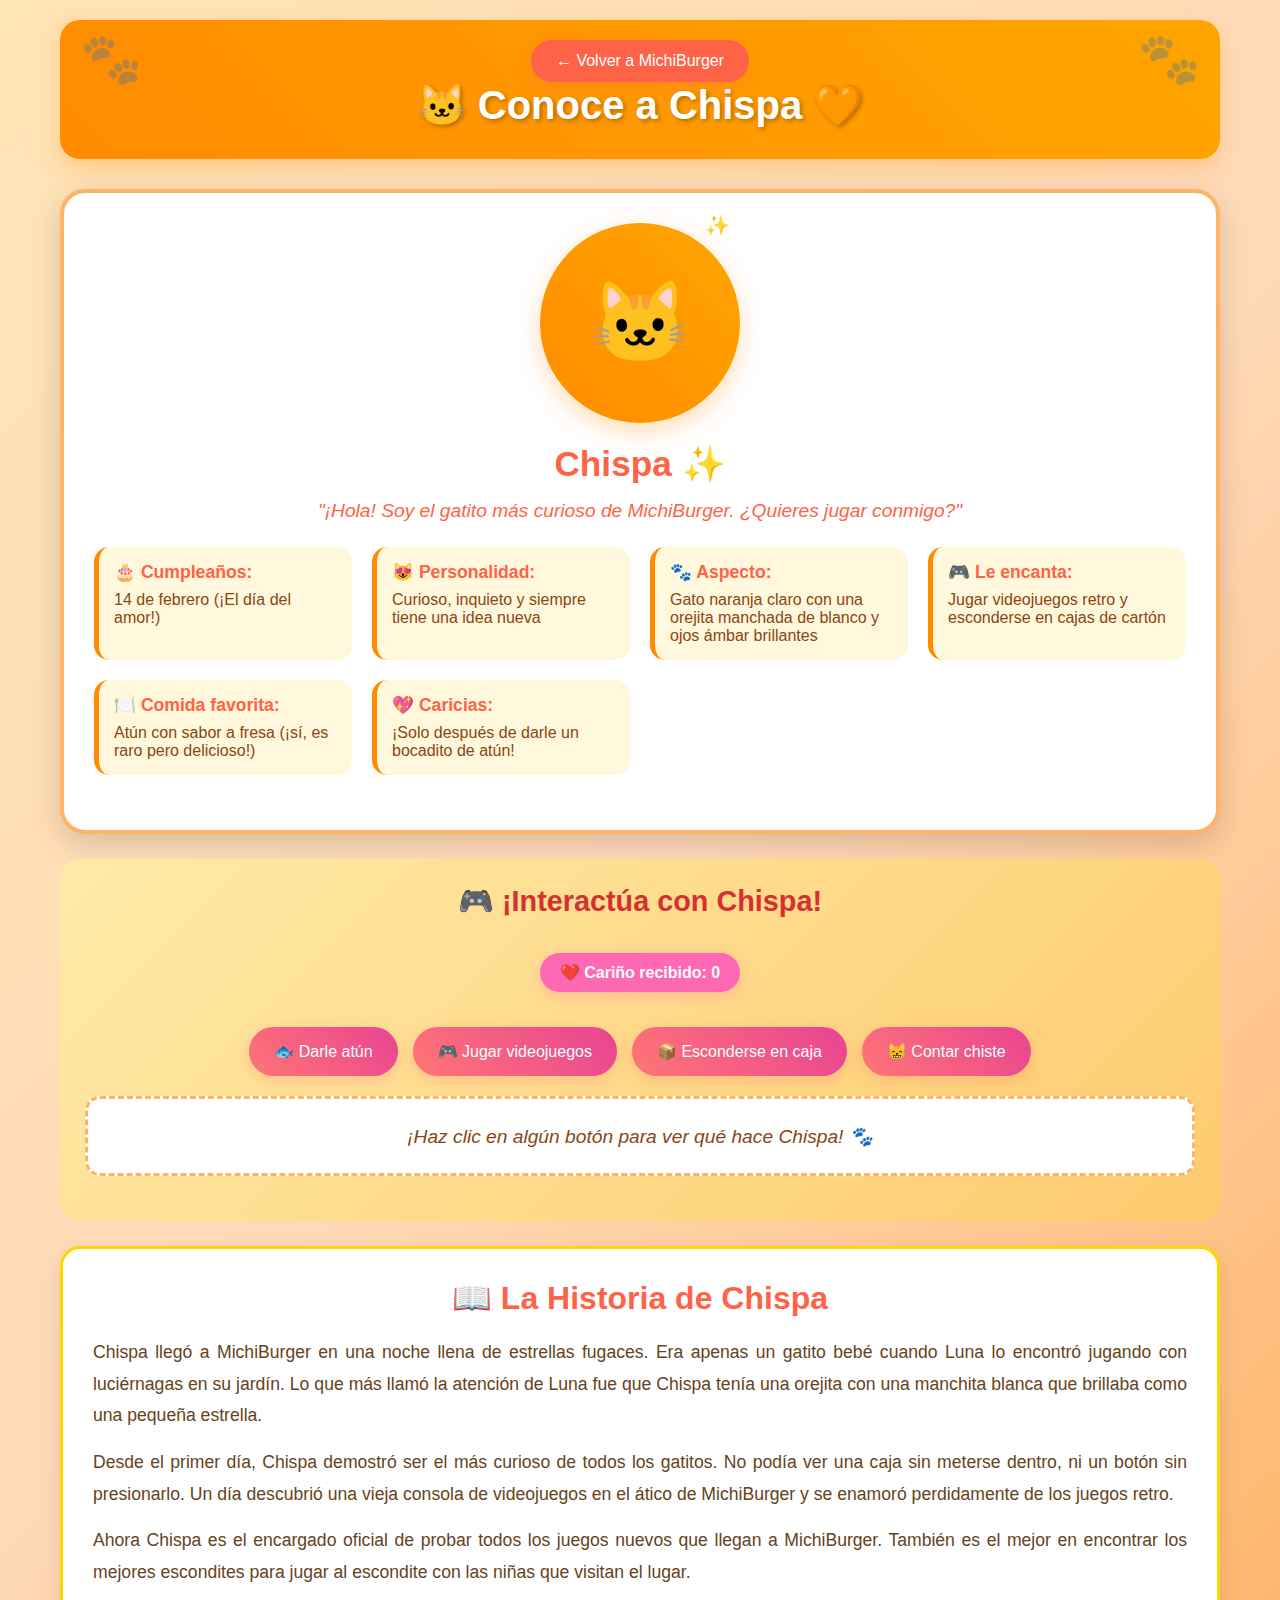
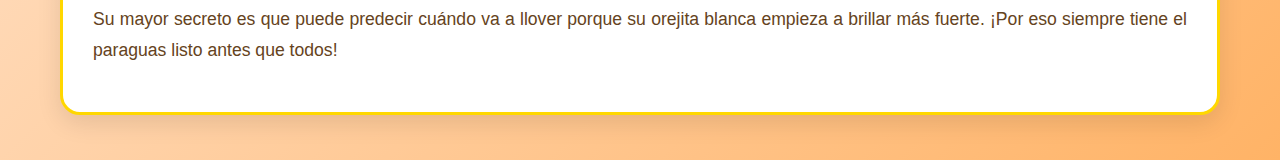
<file: chispa_page.html>
﻿<!DOCTYPE html>
<html lang="es">
<head>
    <meta charset="UTF-8">
    <meta name="viewport" content="width=device-width, initial-scale=1.0">
    <title>Chispa - MichiBurger 🐱</title>
    <style>
        * {
            margin: 0;
            padding: 0;
            box-sizing: border-box;
        }

        body {
            font-family: 'Comic Sans MS', cursive, sans-serif;
            background: linear-gradient(135deg, #FFE4B5, #FFDAB9, #FFB366);
            min-height: 100vh;
            color: #8B4513;
        }

        .container {
            max-width: 1200px;
            margin: 0 auto;
            padding: 20px;
        }

        .header {
            background: linear-gradient(45deg, #FF8C00, #FFA500);
            border-radius: 20px;
            padding: 20px;
            text-align: center;
            margin-bottom: 30px;
            box-shadow: 0 8px 25px rgba(255, 140, 0, 0.3);
            position: relative;
            overflow: hidden;
        }

        .header::before {
            content: "🐾";
            position: absolute;
            font-size: 50px;
            left: 20px;
            top: 10px;
            opacity: 0.3;
        }

        .header::after {
            content: "🐾";
            position: absolute;
            font-size: 50px;
            right: 20px;
            top: 10px;
            opacity: 0.3;
        }

        .header h1 {
            color: white;
            font-size: 2.5em;
            text-shadow: 2px 2px 4px rgba(0,0,0,0.3);
            margin-bottom: 10px;
        }

        .back-btn {
            background: #FF6347;
            color: white;
            border: none;
            padding: 12px 25px;
            border-radius: 25px;
            cursor: pointer;
            font-size: 16px;
            font-family: inherit;
            transition: all 0.3s ease;
            box-shadow: 0 4px 15px rgba(255, 99, 71, 0.3);
        }

        .back-btn:hover {
            background: #FF4500;
            transform: translateY(-2px);
            box-shadow: 0 6px 20px rgba(255, 99, 71, 0.4);
        }

        .character-card {
            background: white;
            border-radius: 25px;
            padding: 30px;
            margin: 20px 0;
            box-shadow: 0 10px 30px rgba(0,0,0,0.15);
            border: 4px solid #FFB366;
            position: relative;
        }

        .character-avatar {
            width: 200px;
            height: 200px;
            background: linear-gradient(45deg, #FF8C00, #FFA500);
            border-radius: 50%;
            margin: 0 auto 20px;
            display: flex;
            align-items: center;
            justify-content: center;
            font-size: 80px;
            box-shadow: 0 8px 25px rgba(255, 140, 0, 0.3);
            cursor: pointer;
            transition: all 0.3s ease;
            position: relative;
        }

        .character-avatar:hover {
            transform: scale(1.05) rotate(5deg);
            box-shadow: 0 12px 35px rgba(255, 140, 0, 0.4);
        }

        .character-avatar::after {
            content: "✨";
            position: absolute;
            font-size: 20px;
            top: -10px;
            right: 10px;
            animation: sparkle 2s infinite;
        }

        @keyframes sparkle {
            0%, 100% { opacity: 0; transform: scale(0.5); }
            50% { opacity: 1; transform: scale(1); }
        }

        .character-info {
            text-align: center;
            margin-bottom: 25px;
        }

        .character-info h2 {
            color: #FF6347;
            font-size: 2.2em;
            margin-bottom: 15px;
        }

        .info-grid {
            display: grid;
            grid-template-columns: repeat(auto-fit, minmax(250px, 1fr));
            gap: 20px;
            margin: 25px 0;
        }

        .info-item {
            background: #FFF8DC;
            padding: 15px;
            border-radius: 15px;
            border-left: 5px solid #FF8C00;
            transition: all 0.3s ease;
        }

        .info-item:hover {
            transform: translateX(5px);
            box-shadow: 0 5px 15px rgba(255, 140, 0, 0.2);
        }

        .info-item strong {
            color: #FF6347;
            display: block;
            margin-bottom: 8px;
            font-size: 1.1em;
        }

        .interactive-section {
            background: linear-gradient(135deg, #FFEAA7, #FDCB6E);
            border-radius: 20px;
            padding: 25px;
            margin: 25px 0;
            text-align: center;
        }

        .interactive-section h3 {
            color: #D63031;
            font-size: 1.8em;
            margin-bottom: 20px;
        }

        .action-buttons {
            display: flex;
            gap: 15px;
            justify-content: center;
            flex-wrap: wrap;
            margin: 20px 0;
        }

        .action-btn {
            background: linear-gradient(45deg, #FF7675, #E84393);
            color: white;
            border: none;
            padding: 15px 25px;
            border-radius: 25px;
            cursor: pointer;
            font-size: 16px;
            font-family: inherit;
            transition: all 0.3s ease;
            box-shadow: 0 4px 15px rgba(255, 118, 117, 0.3);
        }

        .action-btn:hover {
            transform: translateY(-3px);
            box-shadow: 0 8px 25px rgba(255, 118, 117, 0.4);
        }

        .reaction-box {
            background: white;
            border-radius: 15px;
            padding: 20px;
            margin: 20px 0;
            min-height: 80px;
            display: flex;
            align-items: center;
            justify-content: center;
            border: 3px dashed #FFB366;
            transition: all 0.3s ease;
        }

        .reaction-text {
            font-size: 1.2em;
            color: #8B4513;
            text-align: center;
            font-style: italic;
        }

        .story-section {
            background: white;
            border-radius: 20px;
            padding: 30px;
            margin: 25px 0;
            box-shadow: 0 8px 25px rgba(0,0,0,0.1);
            border: 3px solid #FFD700;
        }

        .story-section h3 {
            color: #FF6347;
            font-size: 2em;
            text-align: center;
            margin-bottom: 20px;
        }

        .story-text {
            font-size: 1.1em;
            line-height: 1.8;
            color: #654321;
            text-align: justify;
        }

        .story-text p {
            margin-bottom: 15px;
        }

        .heart-counter {
            background: #FF69B4;
            color: white;
            border-radius: 25px;
            padding: 10px 20px;
            display: inline-block;
            margin: 15px 0;
            font-weight: bold;
            box-shadow: 0 4px 15px rgba(255, 105, 180, 0.3);
        }

        @media (max-width: 768px) {
            .container {
                padding: 10px;
            }
            
            .header h1 {
                font-size: 2em;
            }
            
            .character-avatar {
                width: 150px;
                height: 150px;
                font-size: 60px;
            }
            
            .action-buttons {
                flex-direction: column;
                align-items: center;
            }
            
            .action-btn {
                width: 200px;
            }
        }

        @keyframes bounce {
            0%, 20%, 50%, 80%, 100% { transform: translateY(0); }
            40% { transform: translateY(-10px); }
            60% { transform: translateY(-5px); }
        }

        .bounce {
            animation: bounce 1s ease infinite;
        }
    </style>
</head>
<body>
    <div class="container">
        <div class="header">
            <button class="back-btn" onclick="goBack()">← Volver a MichiBurger</button>
            <h1>🐱 Conoce a Chispa 🧡</h1>
        </div>

        <div class="character-card">
            <div class="character-avatar" onclick="petChispa()" id="chispaAvatar">
                🐱
            </div>
            
            <div class="character-info">
                <h2>Chispa ✨</h2>
                <p style="font-size: 1.2em; color: #FF6347; font-style: italic;">
                    "¡Hola! Soy el gatito más curioso de MichiBurger. ¿Quieres jugar conmigo?"
                </p>
            </div>

            <div class="info-grid">
                <div class="info-item">
                    <strong>🎂 Cumpleaños:</strong>
                    14 de febrero (¡El día del amor!)
                </div>
                <div class="info-item">
                    <strong>😻 Personalidad:</strong>
                    Curioso, inquieto y siempre tiene una idea nueva
                </div>
                <div class="info-item">
                    <strong>🐾 Aspecto:</strong>
                    Gato naranja claro con una orejita manchada de blanco y ojos ámbar brillantes
                </div>
                <div class="info-item">
                    <strong>🎮 Le encanta:</strong>
                    Jugar videojuegos retro y esconderse en cajas de cartón
                </div>
                <div class="info-item">
                    <strong>🍽️ Comida favorita:</strong>
                    Atún con sabor a fresa (¡sí, es raro pero delicioso!)
                </div>
                <div class="info-item">
                    <strong>💖 Caricias:</strong>
                    ¡Solo después de darle un bocadito de atún!
                </div>
            </div>
        </div>

        <div class="interactive-section">
            <h3>🎮 ¡Interactúa con Chispa!</h3>
            <div class="heart-counter" id="heartCounter">
                ❤️ Cariño recibido: <span id="loveCount">0</span>
            </div>
            
            <div class="action-buttons">
                <button class="action-btn" onclick="giveFood()">🐟 Darle atún</button>
                <button class="action-btn" onclick="playGame()">🎮 Jugar videojuegos</button>
                <button class="action-btn" onclick="hideInBox()">📦 Esconderse en caja</button>
                <button class="action-btn" onclick="tellJoke()">😸 Contar chiste</button>
            </div>

            <div class="reaction-box" id="reactionBox">
                <div class="reaction-text">
                    ¡Haz clic en algún botón para ver qué hace Chispa! 🐾
                </div>
            </div>
        </div>

        <div class="story-section">
            <h3>📖 La Historia de Chispa</h3>
            <div class="story-text">
                <p>
                    Chispa llegó a MichiBurger en una noche llena de estrellas fugaces. Era apenas un gatito bebé cuando Luna lo encontró jugando con luciérnagas en su jardín. Lo que más llamó la atención de Luna fue que Chispa tenía una orejita con una manchita blanca que brillaba como una pequeña estrella.
                </p>
                <p>
                    Desde el primer día, Chispa demostró ser el más curioso de todos los gatitos. No podía ver una caja sin meterse dentro, ni un botón sin presionarlo. Un día descubrió una vieja consola de videojuegos en el ático de MichiBurger y se enamoró perdidamente de los juegos retro.
                </p>
                <p>
                    Ahora Chispa es el encargado oficial de probar todos los juegos nuevos que llegan a MichiBurger. También es el mejor en encontrar los mejores escondites para jugar al escondite con las niñas que visitan el lugar.
                </p>
                <p>
                    Su mayor secreto es que puede predecir cuándo va a llover porque su orejita blanca empieza a brillar más fuerte. ¡Por eso siempre tiene el paraguas listo antes que todos!
                </p>
            </div>
        </div>
    </div>

    <script>
        let lovePoints = 0;
        let hasEaten = false;

        function goBack_old() {
            // En una aplicación real, esto navegaría de vuelta
            alert("¡Volviendo a la página principal de MichiBurger! 🏠");
        }

function goBack() {
    alert("¡Volviendo a la página principal de MichiBurger! 🏠");
    window.history.back(); // Regresa a la página anterior en el historial
}


        function petChispa() {
            const avatar = document.getElementById('chispaAvatar');
            const reactionBox = document.getElementById('reactionBox');
            
            if (hasEaten) {
                avatar.classList.add('bounce');
                reactionBox.innerHTML = '<div class="reaction-text">😻 ¡Purrr! Me encantan las caricias después del atún. ¡Gracias!</div>';
                updateLove();
                setTimeout(() => avatar.classList.remove('bounce'), 1000);
            } else {
                reactionBox.innerHTML = '<div class="reaction-text">😾 ¡Primero dame atún! No me gustan las caricias con el estómago vacío...</div>';
            }
        }

        function giveFood() {
            const reactionBox = document.getElementById('reactionBox');
            hasEaten = true;
            reactionBox.innerHTML = '<div class="reaction-text">😋 ¡Mmm, qué rico atún! Ahora sí puedes acariciarme. ¡Gracias!</div>';
            updateLove();
        }

        function playGame() {
            const reactionBox = document.getElementById('reactionBox');
            const games = [
                "¡Vamos a jugar Pac-Man! 🕹️ ¡Soy súper bueno comiendo fantasmas!",
                "¿Conoces Tetris? ¡Puedo hacer líneas perfectas con mis patitas! 🎮",
                "¡Mario Bros es mi favorito! ¡Salto mejor que Mario! 🍄",
                "¿Jugamos Snake? ¡Aunque me da un poco de miedo la serpiente! 🐍"
            ];
            const randomGame = games[Math.floor(Math.random() * games.length)];
            reactionBox.innerHTML = `<div class="reaction-text">🎮 ${randomGame}</div>`;
            updateLove();
        }

        function hideInBox() {
            const reactionBox = document.getElementById('reactionBox');
            const avatar = document.getElementById('chispaAvatar');
            
            reactionBox.innerHTML = '<div class="reaction-text">📦 ¡Me escondo en mi caja favorita! ¿Puedes encontrarme? ¡Mírame bien!</div>';
            
            // Efecto de "esconderse"
            avatar.style.opacity = '0.3';
            setTimeout(() => {
                avatar.style.opacity = '1';
                reactionBox.innerHTML = '<div class="reaction-text">😸 ¡Sorpresa! ¡Aquí estoy! Las cajas son los mejores escondites del mundo.</div>';
            }, 2000);
            updateLove();
        }

        function tellJoke() {
            const reactionBox = document.getElementById('reactionBox');
            const jokes = [
                "¿Qué le dice un gato a otro gato? ¡Miau que tal! 😹",
                "¿Por qué los gatos no juegan al póker? ¡Porque siempre maullan! 😸",
                "¿Cuál es el colmo de un gato? ¡Llamarse Perro! 🤣",
                "¿Qué hace un gato cuando llueve? ¡Se moja! (¡Ese chiste es tan malo que es bueno!) 😂"
            ];
            const randomJoke = jokes[Math.floor(Math.random() * jokes.length)];
            reactionBox.innerHTML = `<div class="reaction-text">😸 ${randomJoke}</div>`;
            updateLove();
        }

        function updateLove() {
            lovePoints++;
            document.getElementById('loveCount').textContent = lovePoints;
            
            // Efectos especiales cada 5 puntos
            if (lovePoints % 5 === 0) {
                document.getElementById('heartCounter').style.animation = 'bounce 0.5s ease';
                setTimeout(() => {
                    document.getElementById('heartCounter').style.animation = '';
                }, 500);
            }
        }

        // Animación de entrada
        window.addEventListener('load', () => {
            const cards = document.querySelectorAll('.character-card, .interactive-section, .story-section');
            cards.forEach((card, index) => {
                card.style.opacity = '0';
                card.style.transform = 'translateY(20px)';
                setTimeout(() => {
                    card.style.transition = 'all 0.6s ease';
                    card.style.opacity = '1';
                    card.style.transform = 'translateY(0)';
                }, index * 200);
            });
        });
    </script>
</body>
</html>
</file>
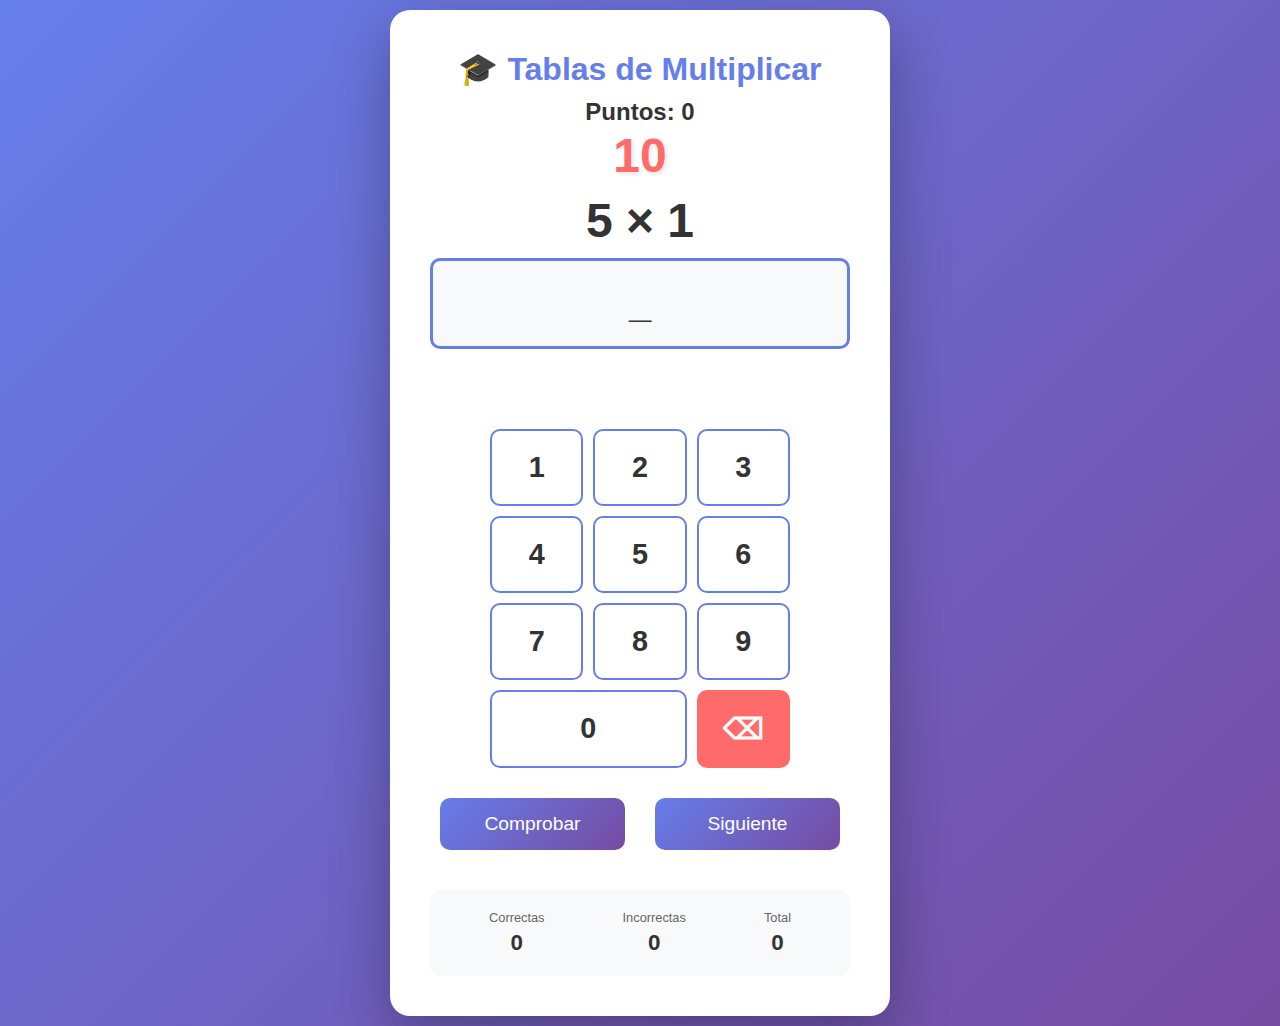
<file: juegos/002/_MichiTablas.html>
<!DOCTYPE html>
<html lang="es">
<head>
    <meta charset="UTF-8">
    <meta name="viewport" content="width=device-width, initial-scale=1.0">
    <title>MichiTablas de Multiplicar</title>
    <style>
        * {
            margin: 0;
            padding: 0;
            box-sizing: border-box;
        }

        body {
            font-family: 'Segoe UI', Tahoma, Geneva, Verdana, sans-serif;
            background: linear-gradient(135deg, #667eea 0%, #764ba2 100%);
            min-height: 100vh;
            display: flex;
            justify-content: center;
            align-items: center;
            padding: 10px;
        }

        .container {
            background: white;
            border-radius: 20px;
            padding: 40px;
            box-shadow: 0 20px 60px rgba(0, 0, 0, 0.3);
            max-width: 500px;
            width: 100%;
            text-align: center;
        }

        h1 {
            color: #667eea;
            margin-bottom: 10px;
            font-size: 2em;
        }

        .score {
            font-size: 1.5em;
            color: #333;
            margin-bottom: 2px;
            font-weight: bold;
        }

        .timer {
            font-size: 3em;
            color: #ff6b6b;
            margin-bottom: 2px;
            font-weight: bold;
            text-shadow: 2px 2px 4px rgba(0, 0, 0, 0.1);
        }

        .timer.warning {
            color: #ff3333;
            animation: pulse 0.5s infinite;
        }

        @keyframes pulse {
            0%, 100% { transform: scale(1); }
            50% { transform: scale(1.1); }
        }

        .question {
            font-size: 3em;
            color: #333;
            margin: 10px 0;
            font-weight: bold;
        }

        .input-group {
            margin: 30px 0;
        }

        input[type="number"] {
            font-size: 2em;
            padding: 15px;
            width: 150px;
            border: 3px solid #667eea;
            border-radius: 10px;
            text-align: center;
            outline: none;
            transition: all 0.3s;
        }

        input[type="number"]:focus {
            border-color: #764ba2;
            box-shadow: 0 0 15px rgba(102, 126, 234, 0.5);
        }

        button {
            font-size: 1.2em;
            padding: 15px 40px;
            background: linear-gradient(135deg, #667eea 0%, #764ba2 100%);
            color: white;
            border: none;
            border-radius: 10px;
            cursor: pointer;
            transition: transform 0.2s, box-shadow 0.2s;
            margin: 10px;
        }

        button:hover {
            transform: translateY(-2px);
            box-shadow: 0 5px 20px rgba(102, 126, 234, 0.4);
        }

        button:active {
            transform: translateY(0);
        }

        .feedback {
            font-size: 1.4em;
            margin: 20px 0;
            min-height: 40px;
            font-weight: bold;
        }

        .correct {
            color: #51cf66;
        }

        .incorrect {
            color: #ff6b6b;
        }

        .stats {
            margin-top: 30px;
            display: flex;
            justify-content: space-around;
            padding: 20px;
            background: #f8f9fa;
            border-radius: 10px;
        }

        .stat-item {
            text-align: center;
        }

        .stat-label {
            color: #666;
            font-size: 0.8em;
            margin-bottom: 5px;
        }

        .stat-value {
            color: #333;
            font-size: 1.4em;
            font-weight: bold;
        }

        .display {
            font-size: 2.5em;
            padding: 20px;
            background: #f8f9fa;
            border: 3px solid #667eea;
            border-radius: 10px;
            min-height: 80px;
            display: flex;
            align-items: center;
            justify-content: center;
            margin-bottom: 20px;
            font-weight: bold;
            color: #333;
        }

        .keyboard {
            display: grid;
            grid-template-columns: repeat(3, 1fr);
            gap: 10px;
            margin: 20px 0;
            max-width: 300px;
            margin-left: auto;
            margin-right: auto;
        }

        .key {
            font-size: 1.8em;
            padding: 20px;
            background: white;
            border: 2px solid #667eea;
            border-radius: 10px;
            cursor: pointer;
            transition: all 0.2s;
            font-weight: bold;
            color: #333;
        }

        .key:active {
            background: #667eea;
            color: white;
            transform: scale(0.95);
        }

        .key.zero {
            grid-column: span 2;
        }

        .key.delete {
            background: #ff6b6b;
            color: white;
            border-color: #ff6b6b;
        }

        .key.delete:active {
            background: #ff5252;
        }

        .action-buttons {
            display: flex;
            gap: 10px;
            justify-content: center;
            margin-top: 20px;
        }

        .action-buttons button {
            flex: 1;
            max-width: 200px;
        }
    </style>
</head>
<body>
    <div class="container">
        <h1>🎓 Tablas de Multiplicar</h1>
        
        <div class="score">Puntos: <span id="score">0</span></div>
        <div class="timer" id="timer">10</div>
        
        <div class="question" id="question">? × ?</div>
        
        <div class="display" id="display">_</div>
		
		<div class="feedback" id="feedback"></div>
        
        <div class="keyboard">
            <div class="key" onclick="addDigit('1')">1</div>
            <div class="key" onclick="addDigit('2')">2</div>
            <div class="key" onclick="addDigit('3')">3</div>
            <div class="key" onclick="addDigit('4')">4</div>
            <div class="key" onclick="addDigit('5')">5</div>
            <div class="key" onclick="addDigit('6')">6</div>
            <div class="key" onclick="addDigit('7')">7</div>
            <div class="key" onclick="addDigit('8')">8</div>
            <div class="key" onclick="addDigit('9')">9</div>
            <div class="key zero" onclick="addDigit('0')">0</div>
            <div class="key delete" onclick="deleteDigit()">⌫</div>
        </div>
        
        <div class="action-buttons">
            <button onclick="checkAnswer()">Comprobar</button>
            <button onclick="checkAnswer()">Siguiente</button>
        </div>
        
        
        
        <div class="stats">
            <div class="stat-item">
                <div class="stat-label">Correctas</div>
                <div class="stat-value" id="correct">0</div>
            </div>
            <div class="stat-item">
                <div class="stat-label">Incorrectas</div>
                <div class="stat-value" id="incorrect">0</div>
            </div>
            <div class="stat-item">
                <div class="stat-label">Total</div>
                <div class="stat-value" id="total">0</div>
            </div>
        </div>
    </div>

    <script>
        let score = 0;
        let num1, num2, correctAnswer;
        let timeLeft = 10;
        let timerInterval;
        let correctCount = 0;
        let incorrectCount = 0;
        let currentAnswer = '';

        function generateQuestion() {
            num1 = Math.floor(Math.random() * 10) + 1;
            num2 = Math.floor(Math.random() * 10) + 1;
            correctAnswer = num1 * num2;
            
            document.getElementById('question').textContent = `${num1} × ${num2}`;
            currentAnswer = '';
            updateDisplay();
            document.getElementById('feedback').textContent = '';
            
            startTimer();
        }

        function addDigit(digit) {
            if (currentAnswer.length < 3) {
                currentAnswer += digit;
                updateDisplay();
            }
        }

        function deleteDigit() {
            currentAnswer = currentAnswer.slice(0, -1);
            updateDisplay();
        }

        function updateDisplay() {
            document.getElementById('display').textContent = currentAnswer || '_';
        }

        function startTimer() {
            clearInterval(timerInterval);
            timeLeft = 10;
            updateTimerDisplay();
            
            timerInterval = setInterval(() => {
                timeLeft--;
                updateTimerDisplay();
                
                if (timeLeft <= 3) {
                    document.getElementById('timer').classList.add('warning');
                } else {
                    document.getElementById('timer').classList.remove('warning');
                }
                
                if (timeLeft <= 0) {
                    clearInterval(timerInterval);
                    timeUp();
                }
            }, 1000);
        }

        function updateTimerDisplay() {
            document.getElementById('timer').textContent = timeLeft;
        }

        function timeUp() {
		
            //score = Math.max(0, score - 2);
            incorrectCount++;
            updateDisplay();
            document.getElementById('feedback').textContent = '⏰ ¡Tiempo agotado! -2 puntos';
            document.getElementById('feedback').className = 'feedback incorrect';
			//Modificado
			checkAnswer()
            setTimeout(() => {
                generateQuestion();
            }, 1500);
        }

        function checkAnswer() {
            clearInterval(timerInterval);
            
            const userAnswer = parseInt(currentAnswer);
            
            if (isNaN(userAnswer) || currentAnswer === '') {
			    score = Math.max(0, score - 2);
                document.getElementById('feedback').textContent = '⚠️ Introduce un número';
                document.getElementById('feedback').className = 'feedback';
                incorrectCount++;
				//startTimer();
                //return;
            }
            
            if (userAnswer === correctAnswer) {
                score += 5;
                correctCount++;
				
                document.getElementById('feedback').textContent = `✅ ${correctAnswer} ¡Correcto! +5 puntos`;
                document.getElementById('feedback').className = 'feedback correct';
				currentAnswer = '';
            } else {
                score = Math.max(0, score - 2);
                incorrectCount++;
				
                document.getElementById('feedback').textContent = `❌ La respuesta es ${correctAnswer}. -2 puntos`;
                document.getElementById('feedback').className = 'feedback incorrect';
				currentAnswer = '';
            }
            
            updateStats();
            
            setTimeout(() => {
                generateQuestion();
            }, 1500);
        }

        function nextQuestion() {
            clearInterval(timerInterval);
            generateQuestion();
        }

        function updateStats() {
		    updateDisplay();
            document.getElementById('score').textContent = score;
            document.getElementById('correct').textContent = correctCount;
            document.getElementById('incorrect').textContent = incorrectCount;
            document.getElementById('total').textContent = correctCount + incorrectCount;
        }

        // Iniciar el juego
        generateQuestion();
    </script>
</body>
</html>
</file>
<file: as/assets/css/styles.css>
/* ================================
   Variables de tema
   ================================ */
:root {
  --color-bg: #f5f7fb;
  --color-bg-elevated: #ffffff;
  --color-text: #111827;
  --color-muted: #6b7280;
  --color-border: #e5e7eb;
  --color-primary: #2563eb;
  --color-primary-soft: #dbeafe;
  --color-primary-strong: #1d4ed8;
  --color-danger: #ef4444;
  --color-danger-soft: #fee2e2;
  --color-success: #10b981;
  --color-success-soft: #d1fae5;
  --color-warning: #f59e0b;
  --color-focus: #f97316;

  --font-family-base: system-ui, -apple-system, BlinkMacSystemFont, "Segoe UI",
    sans-serif;

  --radius-sm: 4px;
  --radius-md: 8px;

  --shadow-sm: 0 1px 3px rgba(15, 23, 42, 0.08);
  --shadow-md: 0 4px 12px rgba(15, 23, 42, 0.12);

  --transition-fast: 0.15s ease-out;
}

/* Tema oscuro */
body.theme-dark {
  --color-bg: #020617;
  --color-bg-elevated: #020617;
  --color-text: #e5e7eb;
  --color-muted: #9ca3af;
  --color-border: #1f2937;
  --color-primary: #60a5fa;
  --color-primary-soft: #1d283a;
  --color-primary-strong: #3b82f6;
  --color-danger: #f97373;
  --color-danger-soft: #451a1a;
  --color-success: #34d399;
  --color-success-soft: #064e3b;
  --color-warning: #fbbf24;
  --color-focus: #fb923c;
}

/* ================================
   Base
   ================================ */
*,
*::before,
*::after {
  box-sizing: border-box;
}

html,
body {
  margin: 0;
  padding: 0;
}

body {
  font-family: var(--font-family-base);
  background: var(--color-bg);
  color: var(--color-text);
  line-height: 1.5;
}

/* ================================
   Layout principal
   ================================ */
.app-header {
  display: flex;
  flex-wrap: wrap;
  justify-content: space-between;
  gap: 1rem;
  align-items: center;
  padding: 1rem 1.5rem;
  background: var(--color-bg-elevated);
  border-bottom: 1px solid var(--color-border);
  box-shadow: var(--shadow-sm);
  position: sticky;
  top: 0;
  z-index: 10;
}

.app-header__main h1 {
  margin: 0 0 0.25rem 0;
  font-size: 1.5rem;
}

.app-header__subtitle {
  margin: 0;
  color: var(--color-muted);
  font-size: 0.875rem;
}

.app-header__actions {
  display: flex;
  flex-wrap: wrap;
  gap: 0.5rem;
}

.app-main {
  padding: 1rem 1.5rem 2rem;
  max-width: 100%;
  margin: 0 auto;
}

.app-footer {
  padding: 0.75rem 1.5rem 1.5rem;
  font-size: 0.8rem;
  color: var(--color-muted);
}

/* ================================
   Panel Asana (token / workspace / proyecto)
   ================================ */
.asana-config {
  margin-top: 0.75rem;
  margin-bottom: 0.75rem;
  padding: 0.75rem 1rem;
  background: var(--color-bg-elevated);
  border-radius: var(--radius-md);
  border: 1px solid var(--color-border);
  box-shadow: var(--shadow-sm);
}

.asana-config__row {
  display: flex;
  flex-wrap: wrap;
  gap: 0.75rem;
  align-items: flex-end;
}

.asana-config__row .field {
  flex: 1 1 220px;
}

.asana-config__buttons {
  display: flex;
  flex-direction: column;
  gap: 0.4rem;
}

.asana-config__hint {
  margin-top: 0.5rem;
  font-size: 0.75rem;
  color: var(--color-muted);
}

/* ================================
   Botones
   ================================ */
.btn {
  border-radius: var(--radius-sm);
  border: 1px solid transparent;
  padding: 0.4rem 0.75rem;
  font-size: 0.875rem;
  cursor: pointer;
  display: inline-flex;
  align-items: center;
  gap: 0.25rem;
  transition: background var(--transition-fast), color var(--transition-fast),
    border-color var(--transition-fast), box-shadow var(--transition-fast),
    transform var(--transition-fast);
  white-space: nowrap;
}

.btn-primary {
  background: var(--color-primary);
  color: #ffffff;
  border-color: var(--color-primary-strong);
}

.btn-primary:hover {
  background: var(--color-primary-strong);
  box-shadow: var(--shadow-sm);
  transform: translateY(-1px);
}

.btn-secondary {
  background: var(--color-bg-elevated);
  color: var(--color-text);
  border-color: var(--color-border);
}

.btn-secondary:hover {
  background: var(--color-primary-soft);
  border-color: var(--color-primary);
}

.btn-danger {
  background: var(--color-danger);
  color: #ffffff;
  border-color: #b91c1c;
}

.btn-danger:hover {
  background: #b91c1c;
}

/* Estado deshabilitado */
.btn[disabled],
.btn[aria-disabled="true"] {
  opacity: 0.6;
  cursor: default;
  box-shadow: none;
  transform: none;
}

/* ================================
   Campos
   ================================ */
.field {
  display: flex;
  flex-direction: column;
  gap: 0.25rem;
  min-width: 200px;
}

.field__label {
  font-size: 0.8rem;
  font-weight: 600;
  color: var(--color-muted);
}

.field__input,
.field__select {
  border-radius: var(--radius-sm);
  border: 1px solid var(--color-border);
  padding: 0.4rem 0.5rem;
  font-size: 0.875rem;
  background: var(--color-bg-elevated);
  color: var(--color-text);
  min-width: 0;
}

.field__input:focus,
.field__select:focus {
  outline: 2px solid var(--color-focus);
  outline-offset: 1px;
  border-color: var(--color-focus);
}

/* ================================
   Toolbar & stats
   ================================ */
.toolbar {
  display: flex;
  flex-wrap: wrap;
  gap: 1rem;
  margin: 0.5rem 0 0.75rem;
  align-items: flex-end;
}

.toolbar__filters {
  display: flex;
  flex-wrap: wrap;
  gap: 0.75rem;
  flex: 1;
}

.toolbar__stats {
  font-size: 0.8rem;
  color: var(--color-muted);
}

/* ================================
   Tabla
   ================================ */
.table-section {
  margin-top: 0.5rem;
}

.table-wrapper {
  background: var(--color-bg-elevated);
  border-radius: var(--radius-md);
  border: 1px solid var(--color-border);
  box-shadow: var(--shadow-sm);
  overflow: hidden;
  
}

/* Desplazamiento horizontal para tablas anchas */
.table-wrapper-inner {
  overflow-x: auto;
  max-width: 100%;
}


/* HAZ QUE EL WRAPPER DE LA TABLA USE TODO EL ANCHO */
.table-section,
.table-wrapper,
.table-wrapper-inner {
  width: 100%;
}


/* Tabla accesible */
.data-table {
  border-collapse: collapse;
  width: 100%;
  min-width: 900px;
  font-size: 0.875rem;
  table-layout: fixed
}

.data-table thead {
  background: var(--color-bg);
}

.data-table thead th {
  position: sticky;
  top: 0;
  z-index: 2;
  border-bottom: 1px solid var(--color-border);
}

.data-table th,
.data-table td {
  padding: 0.5rem 0.5rem;
  border-bottom: 1px solid var(--color-border);
  text-align: left;
  vertical-align: top;
  white-space: nowrap;
  overflow: hidden;
  text-overflow: ellipsis;
}

/* Fila zebra */
.data-table tbody tr:nth-child(odd) {
  background: rgba(148, 163, 184, 0.06);
}

/* Hover fila */
.data-table tbody tr:hover {
  background: var(--color-primary-soft);
}



/* === FIX CABECERA TABLA: evitar que los <th> se apilen en una sola columna === */

/* Aseguramos que las filas del thead se comportan como filas de tabla */
.data-table thead tr {
  display: table-row !important;
}

/* Aseguramos que cada th es una celda de tabla normal, NO block / flex */
.data-table thead th {
  display: table-cell !important;
  vertical-align: middle;
}

/* Opcional: que todos los <th> compartan ancho de columnas con el cuerpo */
.data-table thead,
.data-table tbody {
  width: 100%;
  table-layout: fixed;
}




/* Cabecera: botón de ordenación */
.th-sortable {
  cursor: pointer;
  user-select: none;
  display: flex;
  align-items: center;
  gap: 0.25rem;
}

.th-sort-label {
  font-weight: 600;
}

.th-sort-indicator {
  font-size: 0.7rem;
  color: var(--color-muted);
}

/* Segunda fila de cabecera con filtros por columna */
.table-filters-row th {
  padding-top: 0.25rem;
  padding-bottom: 0.4rem;
  background: var(--color-bg-elevated);
}

.table-filter-input {
  width: 100%;
  min-width: 0;
  box-sizing: border-box;
}

.table-filter-range {
  display: flex;
  gap: 0.25rem;
}

/* ================================
   Celdas editables
   ================================ */
.cell-editable {
  cursor: text;
}

.cell-editable--dirty {
  background: var(--color-success-soft);
  box-shadow: inset 0 0 0 1px var(--color-success);
}

.cell-editable--invalid {
  background: var(--color-danger-soft);
  box-shadow: inset 0 0 0 1px var(--color-danger);
}

/* Input dentro de celda */
.cell-editor-input,
.cell-editor-select {
  width: 100%;
  border-radius: var(--radius-sm);
  border: 1px solid var(--color-border);
  padding: 0.2rem 0.35rem;
  font-size: 0.85rem;
  background: var(--color-bg-elevated);
  color: var(--color-text);
}

.cell-editor-input:focus,
.cell-editor-select:focus {
  outline: 2px solid var(--color-focus);
  outline-offset: -1px;
  border-color: var(--color-focus);
}

/* ================================
   Etiquetas de estado / prioridad
   ================================ */
.badge {
  display: inline-flex;
  align-items: center;
  gap: 0.25rem;
  padding: 0.05rem 0.4rem;
  border-radius: 999px;
  font-size: 0.75rem;
  border: 1px solid transparent;
}

.badge-status-pendiente {
  background: #fef3c7;
  color: #92400e;
  border-color: #fbbf24;
}

.badge-status-en-progreso {
  background: #dbeafe;
  color: #1d4ed8;
  border-color: #60a5fa;
}

.badge-status-completada {
  background: #d1fae5;
  color: #065f46;
  border-color: #10b981;
}

.badge-status-bloqueada {
  background: #fee2e2;
  color: #991b1b;
  border-color: #ef4444;
}

.badge-priority-baja {
  background: #ecfeff;
  color: #155e75;
  border-color: #22c55e33;
}

.badge-priority-media {
  background: #e0f2fe;
  color: #1d4ed8;
  border-color: #3b82f6;
}

.badge-priority-alta {
  background: #fef3c7;
  color: #b45309;
  border-color: #f59e0b;
}

.badge-priority-critica {
  background: #fee2e2;
  color: #b91c1b;
  border-color: #ef4444;
}

/* ================================
   Estado / stats chips
   ================================ */
.stats-chip {
  display: inline-flex;
  align-items: center;
  gap: 0.25rem;
  font-size: 0.8rem;
  padding: 0.15rem 0.5rem;
  border-radius: 999px;
  background: var(--color-bg-elevated);
  border: 1px solid var(--color-border);
}

/* ================================
   Accesibilidad / foco
   ================================ */
[tabindex]:focus {
  outline: 2px solid var(--color-focus);
  outline-offset: 1px;
}

/* Región solo para lectores de pantalla */
.visually-hidden {
  border: 0;
  clip: rect(0 0 0 0);
  height: 1px;
  width: 1px;
  margin: -1px;
  padding: 0;
  overflow: hidden;
  position: absolute;
}

/* ================================
   Responsivo
   ================================ */
@media (max-width: 768px) {
  .app-header {
    align-items: flex-start;
  }

  .app-header__actions {
    width: 100%;
    justify-content: flex-start;
  }

  .app-main {
    padding: 0.75rem 0.75rem 1.5rem;
  }

  .toolbar {
    flex-direction: column;
    align-items: stretch;
  }

  .table-wrapper {
    border-radius: 0;
    border-left: none;
    border-right: none;
  }

  .asana-config__row {
    flex-direction: column;
    align-items: stretch;
  }

  .asana-config__buttons {
    flex-direction: row;
    justify-content: flex-start;
  }
}



/* Botón "success" para acciones de creación */
.btn-success {
  background: #10b981;
  color: #ffffff;
  border-color: #059669;
}
.btn-success:hover {
  background: #059669;
}

/* Modales genéricos */
.modal {
  position: fixed;
  inset: 0;
  display: none;
  align-items: center;
  justify-content: center;
  z-index: 50;
}
.modal.show {
  display: flex;
}
.modal__backdrop {
  position: absolute;
  inset: 0;
  background: rgba(15, 23, 42, 0.45);
}
.modal__dialog {
  position: relative;
  background: var(--color-bg-elevated);
  border-radius: var(--radius-md);
  box-shadow: var(--shadow-md);
  padding: 1rem 1.25rem;
  max-width: 420px;
  width: 100%;
  z-index: 51;
}
.modal__header {
  display: flex;
  justify-content: space-between;
  align-items: center;
  gap: 0.75rem;
  margin-bottom: 0.75rem;
}
.modal__header h2 {
  margin: 0;
  font-size: 1.1rem;
}
.modal__close {
  border: none;
  background: transparent;
  cursor: pointer;
  font-size: 1rem;
}
.modal__body {
  display: flex;
  flex-direction: column;
  gap: 0.75rem;
}
.modal__footer {
  display: flex;
  justify-content: flex-end;
  gap: 0.5rem;
  margin-top: 1rem;
}
.modal__hint {
  font-size: 0.8rem;
  color: var(--color-muted);
}
.modal__status {
  margin-top: 0.25rem;
  font-size: 0.8rem;
  color: var(--color-muted);
}

/* Columna de acciones pequeña */
.data-table th.actions-col,
.data-table td.actions-col {
  width: 80px;
  text-align: center;
}

/* Resizer para columnas */
.th-resizer {
  position: absolute;
  right: 0;
  top: 0;
  width: 6px;
  cursor: col-resize;
  user-select: none;
  height: 100%;
}

th {
  position: relative;
}


/*Spinner Autoguardado*/
.autosave-spinner {
  display: flex;
  align-items: center;
  gap: 0.5rem;
  margin-left: 1rem;
  color: var(--color-muted);
  font-size: 0.85rem;
}

.autosave-spinner.hidden {
  display: none !important;
}

.spinner {
  width: 16px;
  height: 16px;
  border: 3px solid var(--color-border);
  border-top: 3px solid var(--color-primary);
  border-radius: 50%;
  animation: spin 0.8s linear infinite;
}

@keyframes spin {
  to {
    transform: rotate(360deg);
  }
}


/* Título de tarea y descripción dentro de la celda */
.task-title {
  font-weight: 500;
  font-size: 0.9rem;
}

.task-desc {
  font-size: 0.78rem;
  color: var(--color-muted);
  margin-top: 2px;
  white-space: pre-line; /* respetar saltos de línea */
  cursor: pointer;
}

.task-desc--empty {
  font-style: italic;
  color: #9ca3af;
}

/* === Comentarios compactados bajo la descripción === */

.task-comments-toggle {
  margin-top: 2px;
  padding: 0;
  border: none;
  background: none;
  color: var(--color-muted);
  font-size: 0.78rem;
  cursor: pointer;
}

.task-comments-toggle:hover {
  text-decoration: underline;
}

.comments-panel {
  margin-top: 4px;
  border-top: 1px solid var(--color-border);
  padding-top: 4px;
  font-size: 0.78rem;
  color: var(--color-text);
}

.comments-panel.hidden {
  display: none;
}

.comment-item {
  margin-bottom: 4px;
}

.comment-meta {
  display: flex;
  gap: 0.35rem;
  align-items: baseline;
  font-size: 0.7rem;
  color: var(--color-muted);
}

.comment-author {
  font-weight: 500;
}

.comment-text {
  white-space: pre-line;
}

.comment-form {
  margin-top: 4px;
  display: flex;
  gap: 4px;
}

.comment-form textarea {
  flex: 1;
  min-height: 40px;
  resize: vertical;
  font-size: 0.78rem;
}

.comment-form button {
  font-size: 0.78rem;
  padding: 0.3rem 0.5rem;
}


/* Descripción compactada */
.task-desc-collapsed {
  max-height: 3.6em; /* Aproximadamente 3 líneas */
  overflow: hidden;
  position: relative;
}

/* Botón expandir/contraer */
.desc-toggle-btn {
  cursor: pointer;
  color: var(--color-primary);
  font-size: 0.75rem;
  padding: 2px 0;
  margin-top: 2px;
  display: block;
}

.desc-toggle-btn:hover {
  text-decoration: underline;
}


/* === Adjuntos bajo la descripción === */

.task-attachments-toggle {
  margin-top: 2px;
  padding: 0;
  border: none;
  background: none;
  color: var(--color-muted);
  font-size: 0.78rem;
  cursor: pointer;
}

.task-attachments-toggle:hover {
  text-decoration: underline;
}

.attachments-panel {
  margin-top: 4px;
  border-top: 1px solid var(--color-border);
  padding-top: 4px;
  font-size: 0.78rem;
  color: var(--color-text);
  background: #f9fafb;
}

.attachments-panel.hidden {
  display: none;
}

.attachment-item {
  display: flex;
  align-items: center;
  justify-content: space-between;
  gap: 0.5rem;
  padding: 4px 0;
}

.attachment-main {
  display: flex;
  flex-direction: column;
  gap: 1px;
}

.attachment-name {
  font-weight: 500;
}

.attachment-meta {
  font-size: 0.7rem;
  color: var(--color-muted);
}

.attachment-actions {
  display: flex;
  gap: 0.25rem;
}

.attachments-upload {
  margin-top: 6px;
  display: flex;
  flex-direction: column;
  gap: 4px;
}

.attachment-dropzone {
  border: 1px dashed var(--color-border);
  border-radius: 4px;
  padding: 0.3rem 0.5rem;
  font-size: 0.75rem;
  text-align: center;
  color: var(--color-muted);
  cursor: pointer;
}

.attachment-dropzone.dragover {
  background: var(--color-primary-soft);
  border-color: var(--color-primary);
  color: var(--color-primary-strong);
}

.attachments-upload input[type="file"] {
  font-size: 0.75rem;
}
</file>
<file: as2/assets/css/styles.css>
/*
========================================================
 ASANA MOBILE – MODO CLARO
 Interfaz móvil minimalista inspirada en la app oficial.
========================================================
*/

/* TIPOGRAFÍA Y VARIABLES */
:root {
  --font-main: -apple-system, BlinkMacSystemFont, "Segoe UI", Roboto, sans-serif;

  --color-bg: #ffffff;
  --color-surface: #fafafa;
  --color-text: #222;
  --color-subtext: #777;
  --color-border: #e5e5e5;
  --color-accent: #2563eb;
  --color-accent-light: #dbeafe;
  --color-danger: #e53935;

  --radius-sm: 6px;
  --radius-md: 12px;

  --indent-0: 0px;
  --indent-1: 18px;     /* EXACTO estilo Asana */
  --indent-2: 36px;
  --indent-3: 54px;
  --indent-4: 72px;     /* por si acaso */
}

/* RESET BÁSICO */
body, h1, h2, h3, h4, p, button {
  margin: 0;
  padding: 0;
}

body {
  background: var(--color-bg);
  font-family: var(--font-main);
  color: var(--color-text);
  -webkit-font-smoothing: antialiased;
}

button {
  border: none;
  background: none;
  cursor: pointer;
}


/* ==========================================
   HEADER MÓVIL
========================================== */
.mobile-header {
  display: flex;
  justify-content: space-between;
  align-items: center;
  padding: 14px 16px;
  border-bottom: 1px solid var(--color-border);
  background: var(--color-bg);
  position: sticky;
  top: 0;
  z-index: 100;
}

.header-title {
  font-size: 1.25rem;
  font-weight: 600;
}

.header-subtitle {
  display: block;
  font-size: 0.75rem;
  color: var(--color-subtext);
}

.header-actions {
  display: flex;
  gap: 10px;
}

.icon-btn {
  font-size: 1.3rem;
  padding: 6px;
  border-radius: 50%;
  color: var(--color-text);
}


/* ==========================================
   BÚSQUEDA GLOBAL
========================================== */
.search-bar {
  padding: 10px 16px;
  border-bottom: 1px solid var(--color-border);
  background: var(--color-surface);
}

.search-bar input {
  width: 100%;
  padding: 10px 12px;
  background: #fff;
  border: 1px solid var(--color-border);
  border-radius: var(--radius-md);
  font-size: 1rem;
}

.hidden {
  display: none !important;
}


/* ==========================================
   PANEL DE CONFIGURACIÓN
========================================== */
.config-panel {
  padding: 12px 16px;
  border-bottom: 1px solid var(--color-border);
  background: var(--color-surface);
}

.config-panel h3 {
  margin-bottom: 10px;
  font-size: 1rem;
  font-weight: 600;
}

.cfg-field {
  display: flex;
  flex-direction: column;
  margin-bottom: 12px;
  font-size: 0.9rem;
}

.cfg-field input,
.cfg-field select {
  margin-top: 4px;
  padding: 10px;
  border-radius: var(--radius-sm);
  border: 1px solid var(--color-border);
  background: #fff;
  font-size: 1rem;
}

.btn-primary {
  background: var(--color-accent);
  color: #fff;
  padding: 12px 16px;
  border-radius: var(--radius-md);
  font-size: 1rem;
  width: 100%;
}


/* ==========================================
   LISTA DE TAREAS (ESTILO ASANA)
========================================== */
.task-list {
  padding: 10px 0;
}

.task-item {
  display: flex;
  align-items: flex-start;
  padding: 10px 16px;
  gap: 12px;
  border-bottom: 1px solid var(--color-border);
}

.task-item.selected {
  background: var(--color-accent-light);
}

.task-checkbox {
  width: 22px;
  height: 22px;
  min-width: 22px;
  border: 2px solid var(--color-border);
  border-radius: 50%;
  position: relative;
  flex-shrink: 0;
}

.task-checkbox.checked {
  border-color: var(--color-accent);
  background: var(--color-accent);
}

.task-checkbox.checked::after {
  content: "✔";
  position: absolute;
  top: -2px;
  left: 4px;
  font-size: 0.85rem;
  color: white;
}

.task-content {
  flex: 1 1 auto;
}

.task-title {
  font-size: 1rem;
  font-weight: 500;
}

.task-title.completed {
  color: var(--color-subtext);
  text-decoration: line-through;
}

.task-subtext {
  color: var(--color-subtext);
  font-size: 0.78rem;
  margin-top: 2px;
}

/* INDENTACIÓN EXACTA ASANA */
.depth-0  { padding-left: var(--indent-0); }
.depth-1  { padding-left: var(--indent-1); }
.depth-2  { padding-left: var(--indent-2); }
.depth-3  { padding-left: var(--indent-3); }
.depth-4  { padding-left: var(--indent-4); }


/* ==========================================
   MODAL DE DETALLES (FULLSCREEN)
========================================== */
.modal {
  position: fixed;
  inset: 0;
  background: rgba(0,0,0,0.35);
  display: flex;
  justify-content: center;
  align-items: flex-end;
  z-index: 300;
}

.modal-content {
  background: #fff;
  width: 100%;
  max-height: 92vh;
  border-radius: 16px 16px 0 0;
  padding: 16px;
  overflow-y: auto;
}

.modal-header {
  display: flex;
  justify-content: space-between;
  align-items: center;
  padding-bottom: 12px;
  border-bottom: 1px solid var(--color-border);
}

.modal-title {
  font-size: 1.1rem;
  font-weight: 600;
}

.detail-section {
  margin-top: 16px;
}

.detail-section h4 {
  margin-bottom: 6px;
  font-size: 1rem;
}

.detail-section p {
  font-size: 0.95rem;
  color: var(--color-text);
}

.tags-area {
  display: flex;
  gap: 6px;
  flex-wrap: wrap;
  margin-top: 10px;
}

.tag-chip {
  background: var(--color-accent-light);
  color: var(--color-accent);
  font-size: 0.75rem;
  padding: 4px 8px;
  border-radius: 12px;
}

.comments-list {
  max-height: 180px;
  overflow-y: auto;
  border: 1px solid var(--color-border);
  border-radius: var(--radius-sm);
  padding: 6px;
  background: #fff;
}

.comment-item {
  margin-bottom: 8px;
  font-size: 0.85rem;
}

.comment-author {
  font-weight: 600;
  color: var(--color-text);
}

.comment-text {
  color: var(--color-text);
  white-space: pre-line;
}

.comment-form textarea {
  width: 100%;
  min-height: 60px;
  padding: 8px;
  border: 1px solid var(--color-border);
  border-radius: var(--radius-sm);
  margin-top: 6px;
}

.attachments-list {
  margin-top: 6px;
  display: flex;
  flex-direction: column;
  gap: 8px;
}

.attachment-item {
  display: flex;
  justify-content: space-between;
  padding: 8px;
  border: 1px solid var(--color-border);
  border-radius: var(--radius-sm);
}


/* ==========================================
   FILE UPLOAD
========================================== */
.file-upload {
  margin-top: 10px;
  display: block;
  padding: 10px;
  text-align: center;
  border: 1px dashed var(--color-border);
  border-radius: var(--radius-sm);
  color: var(--color-subtext);
  font-size: 0.9rem;
}

.file-upload input {
  display: none;
}


/* ==========================================
   FAB (Floating Action Button)
========================================== */
.fab {
  position: fixed;
  right: 16px;
  bottom: 16px;
  width: 58px;
  height: 58px;
  border-radius: 50%;
  background: var(--color-accent);
  color: #fff;
  font-size: 2rem;
  display: flex;
  align-items: center;
  justify-content: center;
  box-shadow: 0 4px 12px rgba(0,0,0,0.2);
  z-index: 200;
}

.fab.edit-mode {
  background: var(--color-success);
}


/* =============================
   LOADER GLOBAL (overlay)
============================= */
.loader-overlay {
  position: fixed;
  inset: 0;
  background: rgba(255,255,255,0.75);
  backdrop-filter: blur(2px);
  display: flex;
  flex-direction: column;
  align-items: center;
  justify-content: center;
  z-index: 9999;
}

.loader-overlay.hidden {
  display: none !important;
}

.loader-spinner {
  width: 42px;
  height: 42px;
  border: 4px solid #cbd5e1;
  border-top-color: #2563eb;
  border-radius: 50%;
  animation: spin 0.75s linear infinite;
}

.loader-text {
  margin-top: 12px;
  font-size: 1rem;
  color: #333;
}

@keyframes spin {
  to {
    transform: rotate(360deg);
  }
}


/* =============================
   DESCRIPCIÓN (textarea)
============================= */
.detail-description-input {
  width: 100%;
  min-height: 120px;
  padding: 12px;
  font-size: 1rem;
  line-height: 1.4;
  border: 1px solid var(--color-border);
  border-radius: var(--radius-md);
  background: #fff;
  resize: vertical;
  box-sizing: border-box;
  margin-top: 6px;
  margin-bottom: 12px;
}

.detail-section textarea:focus {
  outline: 2px solid var(--color-accent);
  border-color: var(--color-accent);
}


/* =============================
   AJUSTE: Nombres largos de adjuntos
============================= */

.attachment-item {
  display: flex;
  justify-content: space-between;
  align-items: center;
  width: 100%;
  gap: 12px;
  padding: 8px;
  border: 1px solid var(--color-border);
  border-radius: var(--radius-sm);
  box-sizing: border-box;
}

/* El nombre del adjunto ocupa todo el espacio disponible */
.attachment-item > div:first-child {
  flex: 1 1 auto;
  min-width: 0; /* necesario para ellipsis */
  white-space: nowrap;
  overflow: hidden;
  text-overflow: ellipsis;
}


/* =============================
   AJUSTE: Modal con cabecera fija
============================= */

.modal-content {
  display: flex;
  flex-direction: column;
  height: 90vh;              /* ocupa casi toda la pantalla */
  max-height: 90vh;
  padding: 0;                /* eliminamos padding global */
  border-radius: 16px 16px 0 0;
  overflow: hidden;          /* evita salidas del contenedor */
}

.modal-header {
  padding: 16px;
  border-bottom: 1px solid var(--color-border);
  background: #fff;
  position: sticky;
  top: 0;
  z-index: 10;
}

.modal-body {
  flex: 1 1 auto;
  overflow-y: auto;
  padding: 16px;
  background: #fff;
  box-sizing: border-box;
}


.detail-section {
  margin-bottom: 24px;
}


/* ===========================================
   FIX: barra de búsqueda sin scroll horizontal
=========================================== */
.search-bar {
  width: 100%;
  overflow-x: hidden;
  box-sizing: border-box;
}

.search-bar input {
  width: 100%;
  max-width: 100%;
  box-sizing: border-box;
  display: block;
}

body, html {
  overflow-x: hidden !important;
}

/* =============================
   Filtro de estado en buscador
============================= */
.search-row {
  width: 100%;
  display: flex;
  margin-bottom: 8px;
  box-sizing: border-box;
}

.status-filter select {
  width: 100%;
  padding: 10px;
  font-size: 1rem;
  border-radius: var(--radius-md);
  border: 1px solid var(--color-border);
  background: #fff;
  box-sizing: border-box;
}

/* Evitar scroll horizontal */
.search-bar {
  width: 100%;
  overflow-x: hidden;
}
</file>
